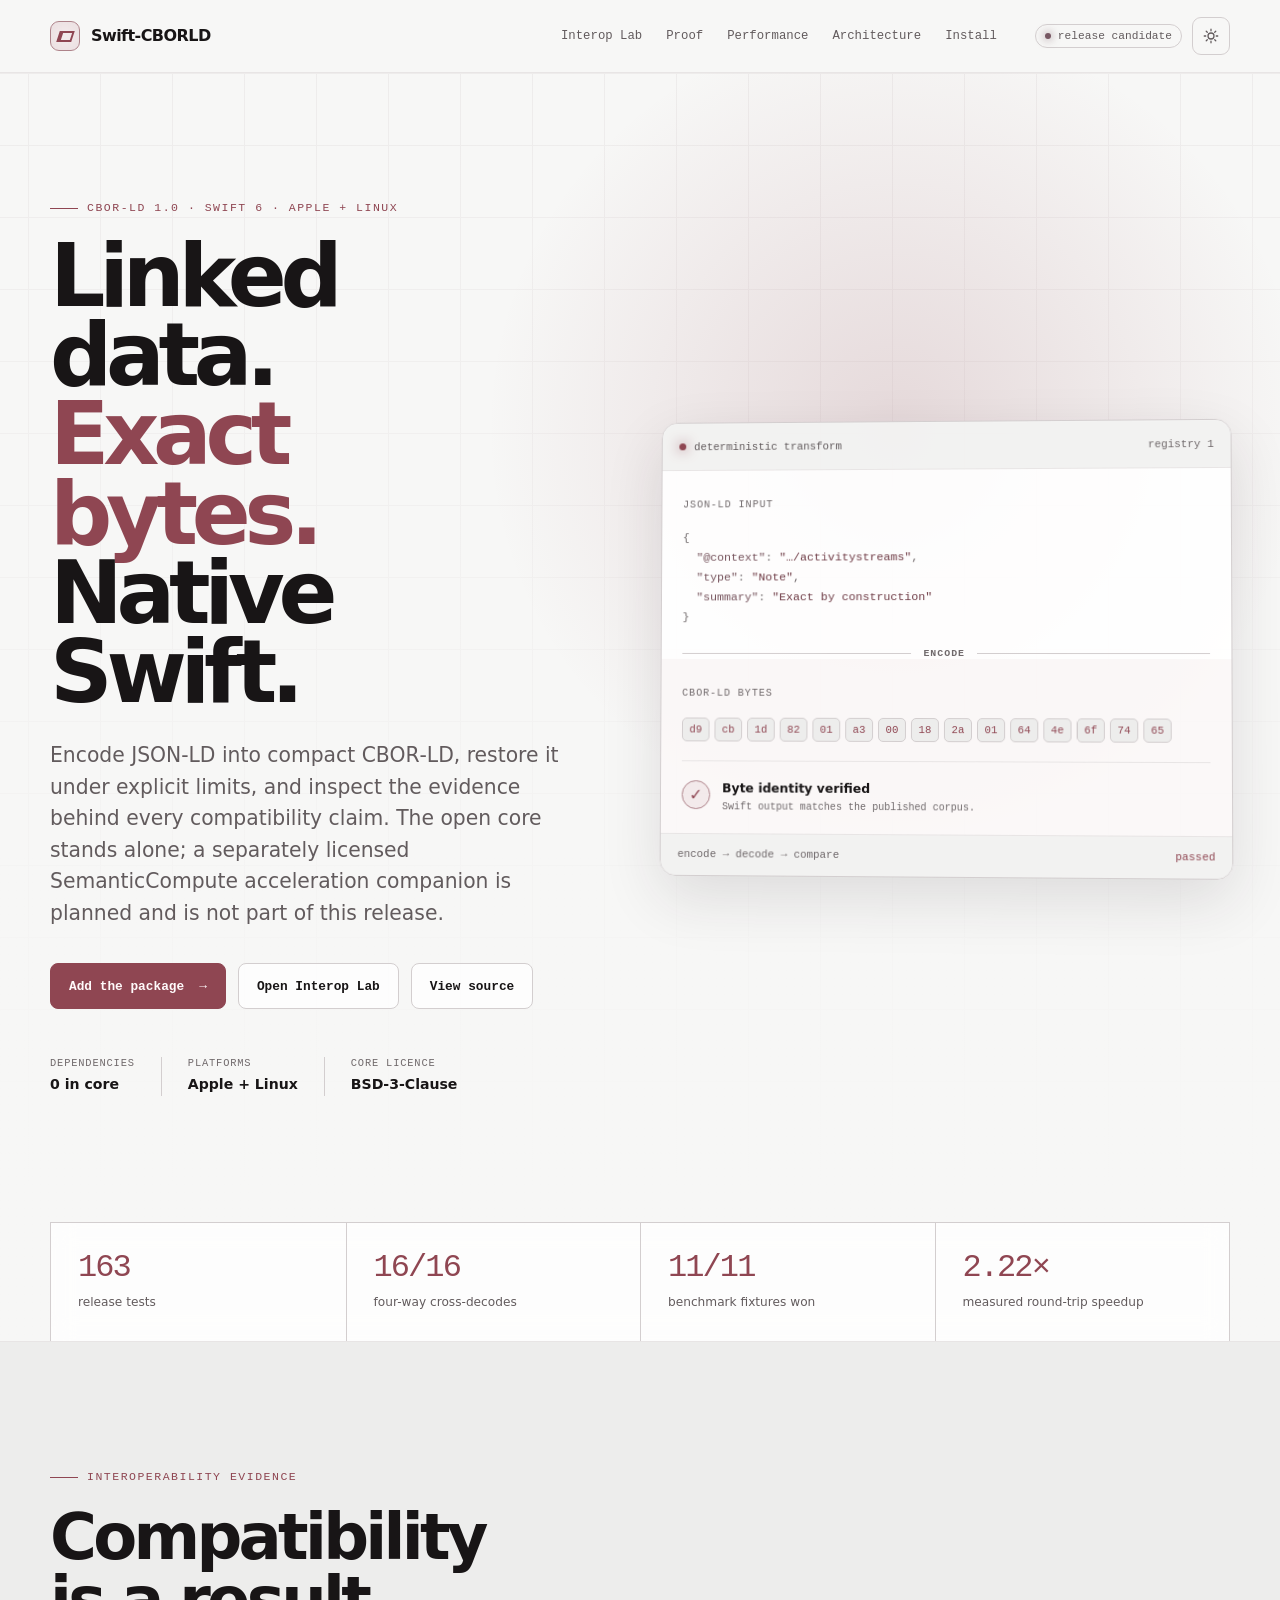
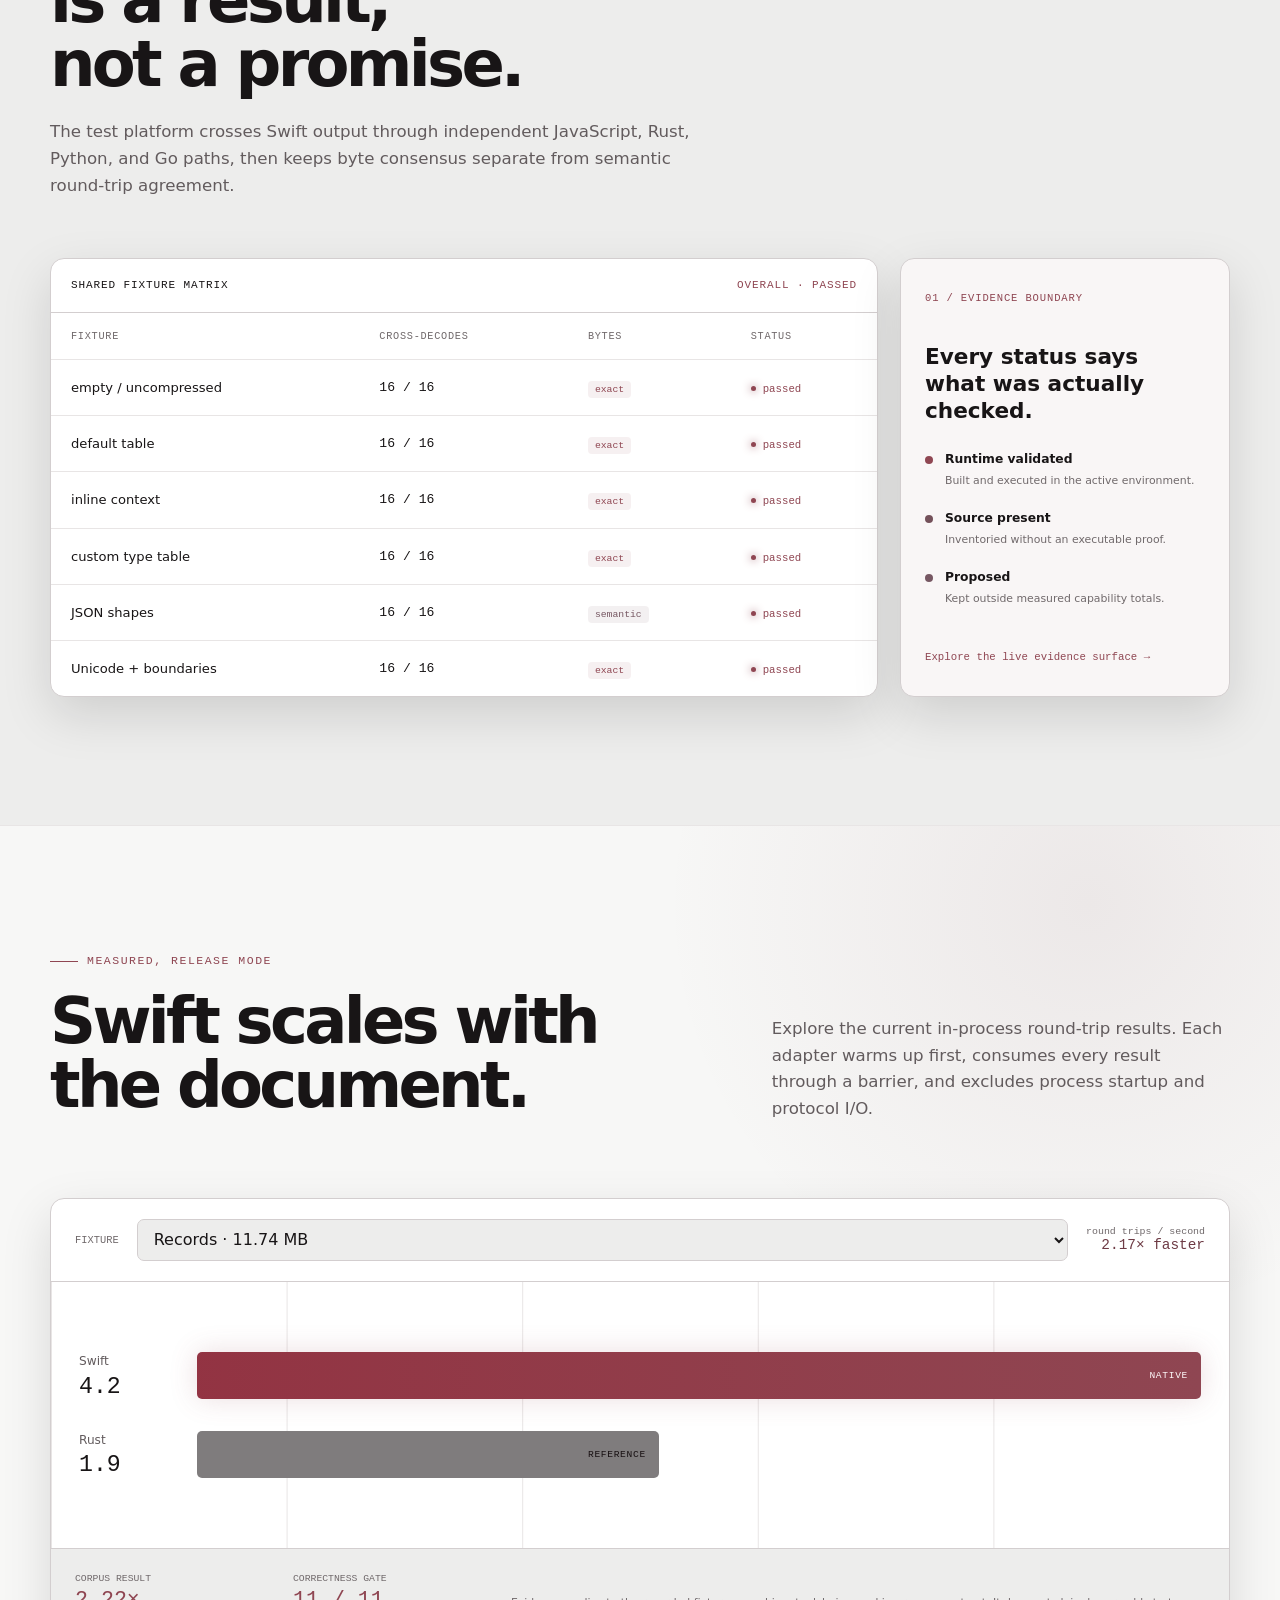
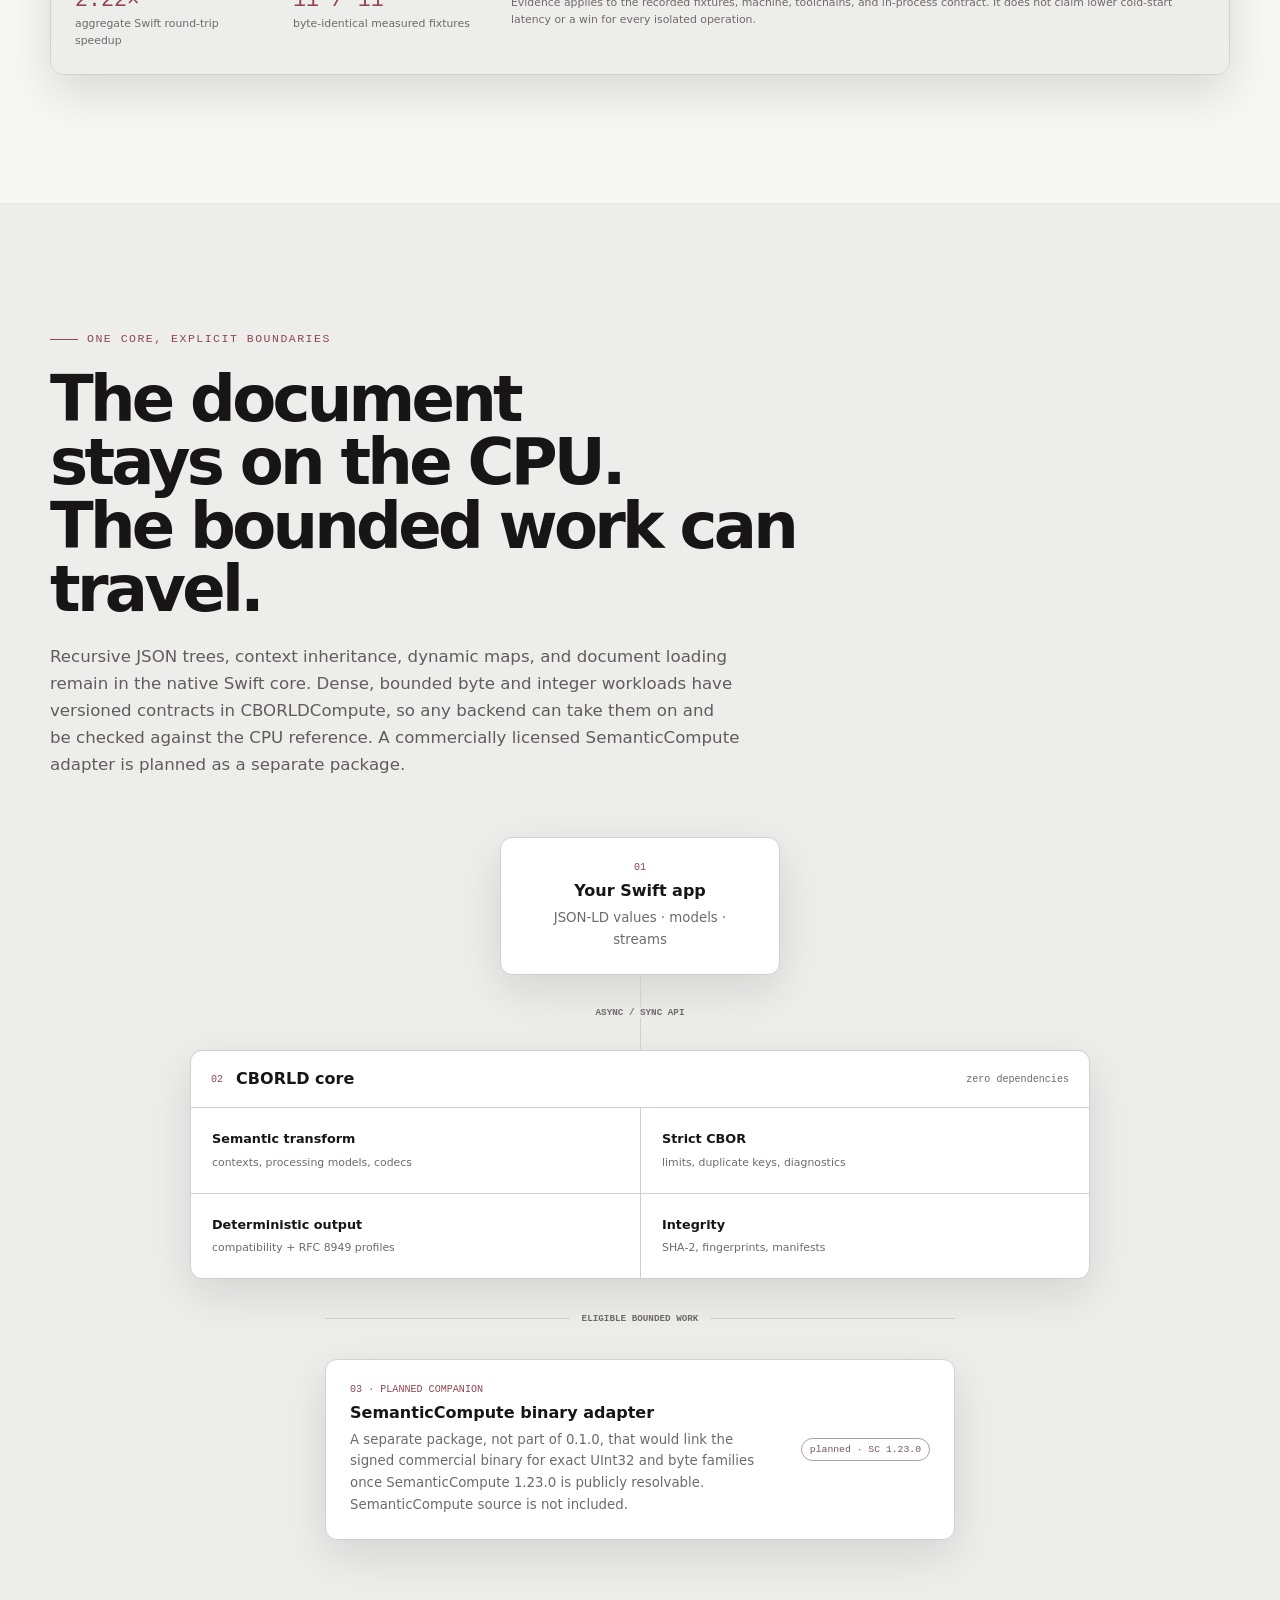
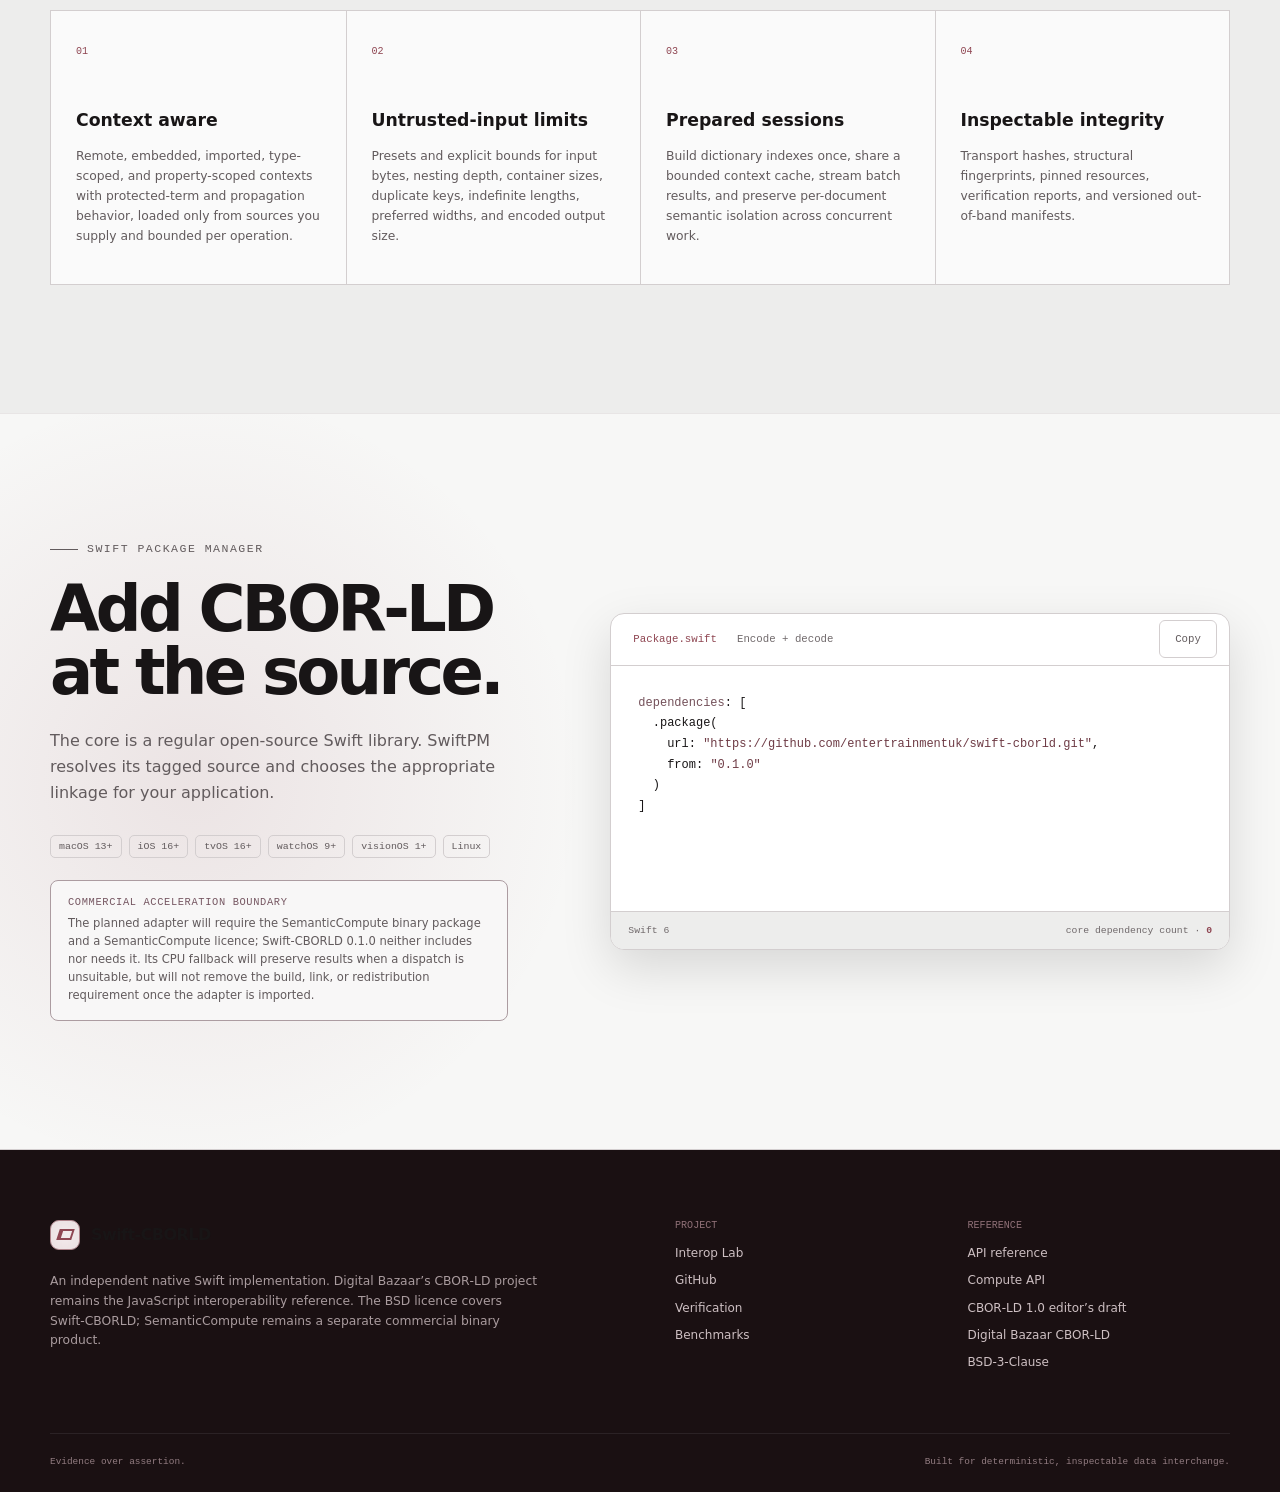
<file: docs/index.html>
<!doctype html>
<html lang="en" data-theme="dark">
<head>
  <meta charset="utf-8">
  <meta name="viewport" content="width=device-width, initial-scale=1, viewport-fit=cover">
  <title>Swift-CBORLD — deterministic CBOR-LD for Swift</title>
  <meta name="description" content="A native Swift CBOR-LD implementation with deterministic encoding, registry processing models, strict and streaming decoding, cross-language verification, and verifiable compute-family contracts.">
  <meta name="color-scheme" content="dark light">
  <meta name="theme-color" content="#08080a">
  <link rel="icon" type="image/svg+xml" href="data:image/svg+xml,%3Csvg xmlns='http://www.w3.org/2000/svg' viewBox='0 0 64 64'%3E%3Crect width='64' height='64' rx='15' fill='%2308080a'/%3E%3Cpath d='M18 21h18l10 11-10 11H18l9-11z' fill='none' stroke='%23ff4b5f' stroke-width='5' stroke-linejoin='round'/%3E%3Ccircle cx='34' cy='32' r='3' fill='%23ff9aa8'/%3E%3C/svg%3E">
  <link rel="stylesheet" href="styles.css?v=blush-1">
  <script defer src="site.js?v=red-1"></script>
</head>
<body>
  <a class="skip-link" href="#main">Skip to content</a>

  <header class="topbar">
    <div class="wrap nav-row">
      <a class="brand" href="#top" aria-label="Swift-CBORLD home">
        <span class="brand-mark" aria-hidden="true"><i></i></span>
        <span>Swift‑CBORLD</span>
      </a>
      <nav aria-label="Primary navigation">
        <a href="interop-lab.html">Interop Lab</a>
        <a href="#proof">Proof</a>
        <a href="#performance">Performance</a>
        <a href="#architecture">Architecture</a>
        <a href="#install">Install</a>
      </nav>
      <div class="nav-actions">
        <span class="status-chip"><span aria-hidden="true"></span> release candidate</span>
        <button class="theme-button" type="button" aria-label="Use light theme" title="Change colour theme">
          <svg aria-hidden="true" viewBox="0 0 24 24"><path d="M12 3v2m0 14v2m9-9h-2M5 12H3m15.36-6.36-1.42 1.42M7.06 16.94l-1.42 1.42m12.72 0-1.42-1.42M7.06 7.06 5.64 5.64M16 12a4 4 0 1 1-8 0 4 4 0 0 1 8 0Z"/></svg>
        </button>
      </div>
    </div>
  </header>

  <main id="main">
    <section class="hero" id="top">
      <div class="wrap hero-grid">
        <div class="hero-copy">
          <p class="eyebrow">CBOR‑LD 1.0 · Swift 6 · Apple + Linux</p>
          <h1>Linked data.<br><em>Exact bytes.</em><br>Native Swift.</h1>
          <p class="hero-lead">Encode JSON‑LD into compact CBOR‑LD, restore it under explicit limits, and inspect the evidence behind every compatibility claim. The open core stands alone; a separately licensed SemanticCompute acceleration companion is planned and is not part of this release.</p>
          <div class="hero-actions">
            <a class="button primary" href="#install">Add the package <span aria-hidden="true">→</span></a>
            <a class="button secondary" href="interop-lab.html">Open Interop Lab</a>
            <a class="button secondary" href="https://github.com/entertrainmentuk/swift-cborld">View source</a>
          </div>
          <dl class="hero-facts">
            <div><dt>Dependencies</dt><dd>0 in core</dd></div>
            <div><dt>Platforms</dt><dd>Apple + Linux</dd></div>
            <div><dt>Core licence</dt><dd>BSD‑3‑Clause</dd></div>
          </dl>
        </div>

        <div class="codec-console" aria-label="CBOR-LD transformation example">
          <div class="console-head">
            <span class="console-title"><b></b> deterministic transform</span>
            <span class="mono dim">registry 1</span>
          </div>
          <div class="console-flow">
            <div class="console-pane">
              <span class="pane-label">JSON‑LD input</span>
              <pre><code><span class="punct">{</span>
  <span class="key">"@context"</span><span class="punct">:</span> <span class="string">"…/activitystreams"</span><span class="punct">,</span>
  <span class="key">"type"</span><span class="punct">:</span> <span class="string">"Note"</span><span class="punct">,</span>
  <span class="key">"summary"</span><span class="punct">:</span> <span class="string">"Exact by construction"</span>
<span class="punct">}</span></code></pre>
            </div>
            <div class="transform-line" aria-hidden="true"><span></span><b>encode</b><span></span></div>
            <div class="console-pane bytes-pane">
              <span class="pane-label">CBOR‑LD bytes</span>
              <div class="byte-row" aria-label="Example hexadecimal bytes">
                <span>d9</span><span>cb</span><span>1d</span><span>82</span><span>01</span><span>a3</span><span>00</span><span>18</span><span>2a</span><span>01</span><span>64</span><span>4e</span><span>6f</span><span>74</span><span>65</span>
              </div>
              <div class="proof-line"><span class="proof-mark" aria-hidden="true">✓</span><div><strong>Byte identity verified</strong><small>Swift output matches the published corpus.</small></div></div>
            </div>
          </div>
          <div class="console-foot">
            <span>encode → decode → compare</span>
            <span class="mono signal">passed</span>
          </div>
        </div>
      </div>
      <div class="wrap metric-strip" aria-label="Current validation summary">
        <div><strong>163</strong><span>release tests</span></div>
        <div><strong>16/16</strong><span>four-way cross-decodes</span></div>
        <div><strong>11/11</strong><span>benchmark fixtures won</span></div>
        <div><strong>2.22×</strong><span>measured round-trip speedup</span></div>
      </div>
    </section>

    <section class="proof-section" id="proof">
      <div class="wrap">
        <div class="section-intro">
          <p class="eyebrow">Interoperability evidence</p>
          <h2>Compatibility is a result,<br>not a promise.</h2>
          <p>The test platform crosses Swift output through independent JavaScript, Rust, Python, and Go paths, then keeps byte consensus separate from semantic round‑trip agreement.</p>
        </div>

        <div class="evidence-layout">
          <div class="matrix-card">
            <div class="card-head"><span>shared fixture matrix</span><span class="badge-pass">overall · passed</span></div>
            <div class="matrix-scroll">
              <table>
                <thead><tr><th>Fixture</th><th>Cross-decodes</th><th>Bytes</th><th>Status</th></tr></thead>
                <tbody>
                  <tr><td>empty / uncompressed</td><td class="mono">16 / 16</td><td><span class="yes">exact</span></td><td><span class="lamp">passed</span></td></tr>
                  <tr><td>default table</td><td class="mono">16 / 16</td><td><span class="yes">exact</span></td><td><span class="lamp">passed</span></td></tr>
                  <tr><td>inline context</td><td class="mono">16 / 16</td><td><span class="yes">exact</span></td><td><span class="lamp">passed</span></td></tr>
                  <tr><td>custom type table</td><td class="mono">16 / 16</td><td><span class="yes">exact</span></td><td><span class="lamp">passed</span></td></tr>
                  <tr><td>JSON shapes</td><td class="mono">16 / 16</td><td><span class="semantic">semantic</span></td><td><span class="lamp">passed</span></td></tr>
                  <tr><td>Unicode + boundaries</td><td class="mono">16 / 16</td><td><span class="yes">exact</span></td><td><span class="lamp">passed</span></td></tr>
                </tbody>
              </table>
            </div>
          </div>

          <aside class="evidence-note">
            <span class="note-index mono">01 / evidence boundary</span>
            <h3>Every status says what was actually checked.</h3>
            <ul>
              <li><span class="legend runtime"></span><div><b>Runtime validated</b><small>Built and executed in the active environment.</small></div></li>
              <li><span class="legend source"></span><div><b>Source present</b><small>Inventoried without an executable proof.</small></div></li>
              <li><span class="legend pending"></span><div><b>Proposed</b><small>Kept outside measured capability totals.</small></div></li>
            </ul>
            <a href="interop-lab.html">Explore the live evidence surface <span aria-hidden="true">→</span></a>
          </aside>
        </div>
      </div>
    </section>

    <section class="performance-section" id="performance">
      <div class="wrap">
        <div class="section-intro split">
          <div>
            <p class="eyebrow">Measured, release mode</p>
            <h2>Swift scales with the document.</h2>
          </div>
          <p>Explore the current in-process round-trip results. Each adapter warms up first, consumes every result through a barrier, and excludes process startup and protocol I/O.</p>
        </div>

        <div class="benchmark-panel">
          <div class="benchmark-controls">
            <label for="fixture-select">Fixture</label>
            <select id="fixture-select">
              <option value="small">JSON shapes · 67 B</option>
              <option value="unicode">Unicode + boundaries · 53 B</option>
              <option value="688">Records · 45.6 KB</option>
              <option value="2720">Records · 183.7 KB</option>
              <option value="10800">Records · 734.0 KB</option>
              <option value="42200">Records · 2.90 MB</option>
              <option value="166400" selected>Records · 11.74 MB</option>
            </select>
            <div class="fixture-meta"><span>round trips / second</span><strong id="speedup">2.17× faster</strong></div>
          </div>

          <div class="bar-chart" aria-live="polite">
            <div class="bar-row">
              <div class="bar-label"><span>Swift</span><strong id="swift-rate">4.2</strong></div>
              <div class="bar-track"><div class="bar swift-bar" id="swift-bar" style="--bar:100%"><span>native</span></div></div>
            </div>
            <div class="bar-row">
              <div class="bar-label"><span>Rust</span><strong id="rust-rate">1.9</strong></div>
              <div class="bar-track"><div class="bar rust-bar" id="rust-bar" style="--bar:46%"><span>reference</span></div></div>
            </div>
          </div>

          <div class="benchmark-footer">
            <div><span>Corpus result</span><strong>2.22×</strong><small>aggregate Swift round-trip speedup</small></div>
            <div><span>Correctness gate</span><strong>11 / 11</strong><small>byte-identical measured fixtures</small></div>
            <p>Evidence applies to the recorded fixtures, machine, toolchains, and in-process contract. It does not claim lower cold-start latency or a win for every isolated operation.</p>
          </div>
        </div>
      </div>
    </section>

    <section class="architecture-section" id="architecture">
      <div class="wrap">
        <div class="section-intro">
          <p class="eyebrow">One core, explicit boundaries</p>
          <h2>The document stays on the CPU.<br>The bounded work can travel.</h2>
          <p>Recursive JSON trees, context inheritance, dynamic maps, and document loading remain in the native Swift core. Dense, bounded byte and integer workloads have versioned contracts in CBORLDCompute, so any backend can take them on and be checked against the CPU reference. A commercially licensed SemanticCompute adapter is planned as a separate package.</p>
        </div>

        <div class="architecture-map" aria-label="Swift-CBORLD architecture">
          <div class="arch-node app-node"><span>01</span><strong>Your Swift app</strong><small>JSON‑LD values · models · streams</small></div>
          <div class="arch-connector"><i></i><b>async / sync API</b><i></i></div>
          <div class="arch-core">
            <div class="core-head"><span>02</span><strong>CBORLD core</strong><em>zero dependencies</em></div>
            <div class="core-grid">
              <div><b>Semantic transform</b><small>contexts, processing models, codecs</small></div>
              <div><b>Strict CBOR</b><small>limits, duplicate keys, diagnostics</small></div>
              <div><b>Deterministic output</b><small>compatibility + RFC 8949 profiles</small></div>
              <div><b>Integrity</b><small>SHA‑2, fingerprints, manifests</small></div>
            </div>
          </div>
          <div class="arch-branch">
            <div class="branch-rule"><span></span><b>eligible bounded work</b><span></span></div>
            <div class="arch-node sc-node">
              <div><span>03 · planned companion</span><strong>SemanticCompute binary adapter</strong><small>A separate package, not part of 0.1.0, that would link the signed commercial binary for exact UInt32 and byte families once SemanticCompute 1.23.0 is publicly resolvable. SemanticCompute source is not included.</small></div>
              <span class="preview-badge">planned · SC 1.23.0</span>
            </div>
          </div>
        </div>

        <div class="capability-grid">
          <article><span class="cap-number">01</span><h3>Context aware</h3><p>Remote, embedded, imported, type-scoped, and property-scoped contexts with protected-term and propagation behavior, loaded only from sources you supply and bounded per operation.</p></article>
          <article><span class="cap-number">02</span><h3>Untrusted-input limits</h3><p>Presets and explicit bounds for input bytes, nesting depth, container sizes, duplicate keys, indefinite lengths, preferred widths, and encoded output size.</p></article>
          <article><span class="cap-number">03</span><h3>Prepared sessions</h3><p>Build dictionary indexes once, share a bounded context cache, stream batch results, and preserve per-document semantic isolation across concurrent work.</p></article>
          <article><span class="cap-number">04</span><h3>Inspectable integrity</h3><p>Transport hashes, structural fingerprints, pinned resources, verification reports, and versioned out-of-band manifests.</p></article>
        </div>
      </div>
    </section>

    <section class="install-section" id="install">
      <div class="wrap install-grid">
        <div class="install-copy">
          <p class="eyebrow">Swift Package Manager</p>
          <h2>Add CBOR‑LD at the source.</h2>
          <p>The core is a regular open-source Swift library. SwiftPM resolves its tagged source and chooses the appropriate linkage for your application.</p>
          <div class="platform-row" aria-label="Supported platforms">
            <span>macOS 13+</span><span>iOS 16+</span><span>tvOS 16+</span><span>watchOS 9+</span><span>visionOS 1+</span><span>Linux</span>
          </div>
          <div class="commercial-note">
            <b>Commercial acceleration boundary</b>
            <p>The planned adapter will require the SemanticCompute binary package and a SemanticCompute licence; Swift‑CBORLD 0.1.0 neither includes nor needs it. Its CPU fallback will preserve results when a dispatch is unsuitable, but will not remove the build, link, or redistribution requirement once the adapter is imported.</p>
          </div>
        </div>

        <div class="code-card">
          <div class="code-tabs" role="tablist" aria-label="Installation examples">
            <button role="tab" aria-selected="true" data-code="package">Package.swift</button>
            <button role="tab" aria-selected="false" data-code="usage">Encode + decode</button>
            <button class="copy-button" type="button" aria-label="Copy code">Copy</button>
          </div>
          <pre id="package-code"><code><span class="keyword">dependencies</span>: [
  .package(
    url: <span class="string">"https://github.com/entertrainmentuk/swift-cborld.git"</span>,
    from: <span class="string">"0.1.0"</span>
  )
]</code></pre>
          <pre id="usage-code" hidden><code><span class="keyword">import</span> CBORLD

<span class="keyword">let</span> bytes = <span class="keyword">try await</span> CBORLDEncoder().encode(document)
<span class="keyword">let</span> restored = <span class="keyword">try await</span> CBORLDDecoder().decode(bytes)

<span class="keyword">precondition</span>(restored == document)</code></pre>
          <div class="code-foot"><span>Swift 6</span><span>core dependency count · <b>0</b></span></div>
        </div>
      </div>
    </section>
  </main>

  <footer>
    <div class="wrap footer-grid">
      <div>
        <a class="brand footer-brand" href="#top"><span class="brand-mark" aria-hidden="true"><i></i></span><span>Swift‑CBORLD</span></a>
        <p>An independent native Swift implementation. Digital Bazaar’s CBOR‑LD project remains the JavaScript interoperability reference. The BSD licence covers Swift‑CBORLD; SemanticCompute remains a separate commercial binary product.</p>
      </div>
      <div class="footer-links">
        <div><b>Project</b><a href="interop-lab.html">Interop Lab</a><a href="https://github.com/entertrainmentuk/swift-cborld">GitHub</a><a href="#proof">Verification</a><a href="#performance">Benchmarks</a></div>
        <div><b>Reference</b><a href="api/documentation/cborld/">API reference</a><a href="api-compute/documentation/cborldcompute/">Compute API</a><a href="https://w3c.github.io/cbor-ld/">CBOR‑LD 1.0 editor’s draft</a><a href="https://github.com/digitalbazaar/cborld">Digital Bazaar CBOR‑LD</a><a href="https://github.com/entertrainmentuk/swift-cborld/blob/main/LICENSE">BSD‑3‑Clause</a></div>
      </div>
    </div>
    <div class="wrap footer-bottom"><span>Evidence over assertion.</span><span>Built for deterministic, inspectable data interchange.</span></div>
  </footer>
</body>
</html>
</file>
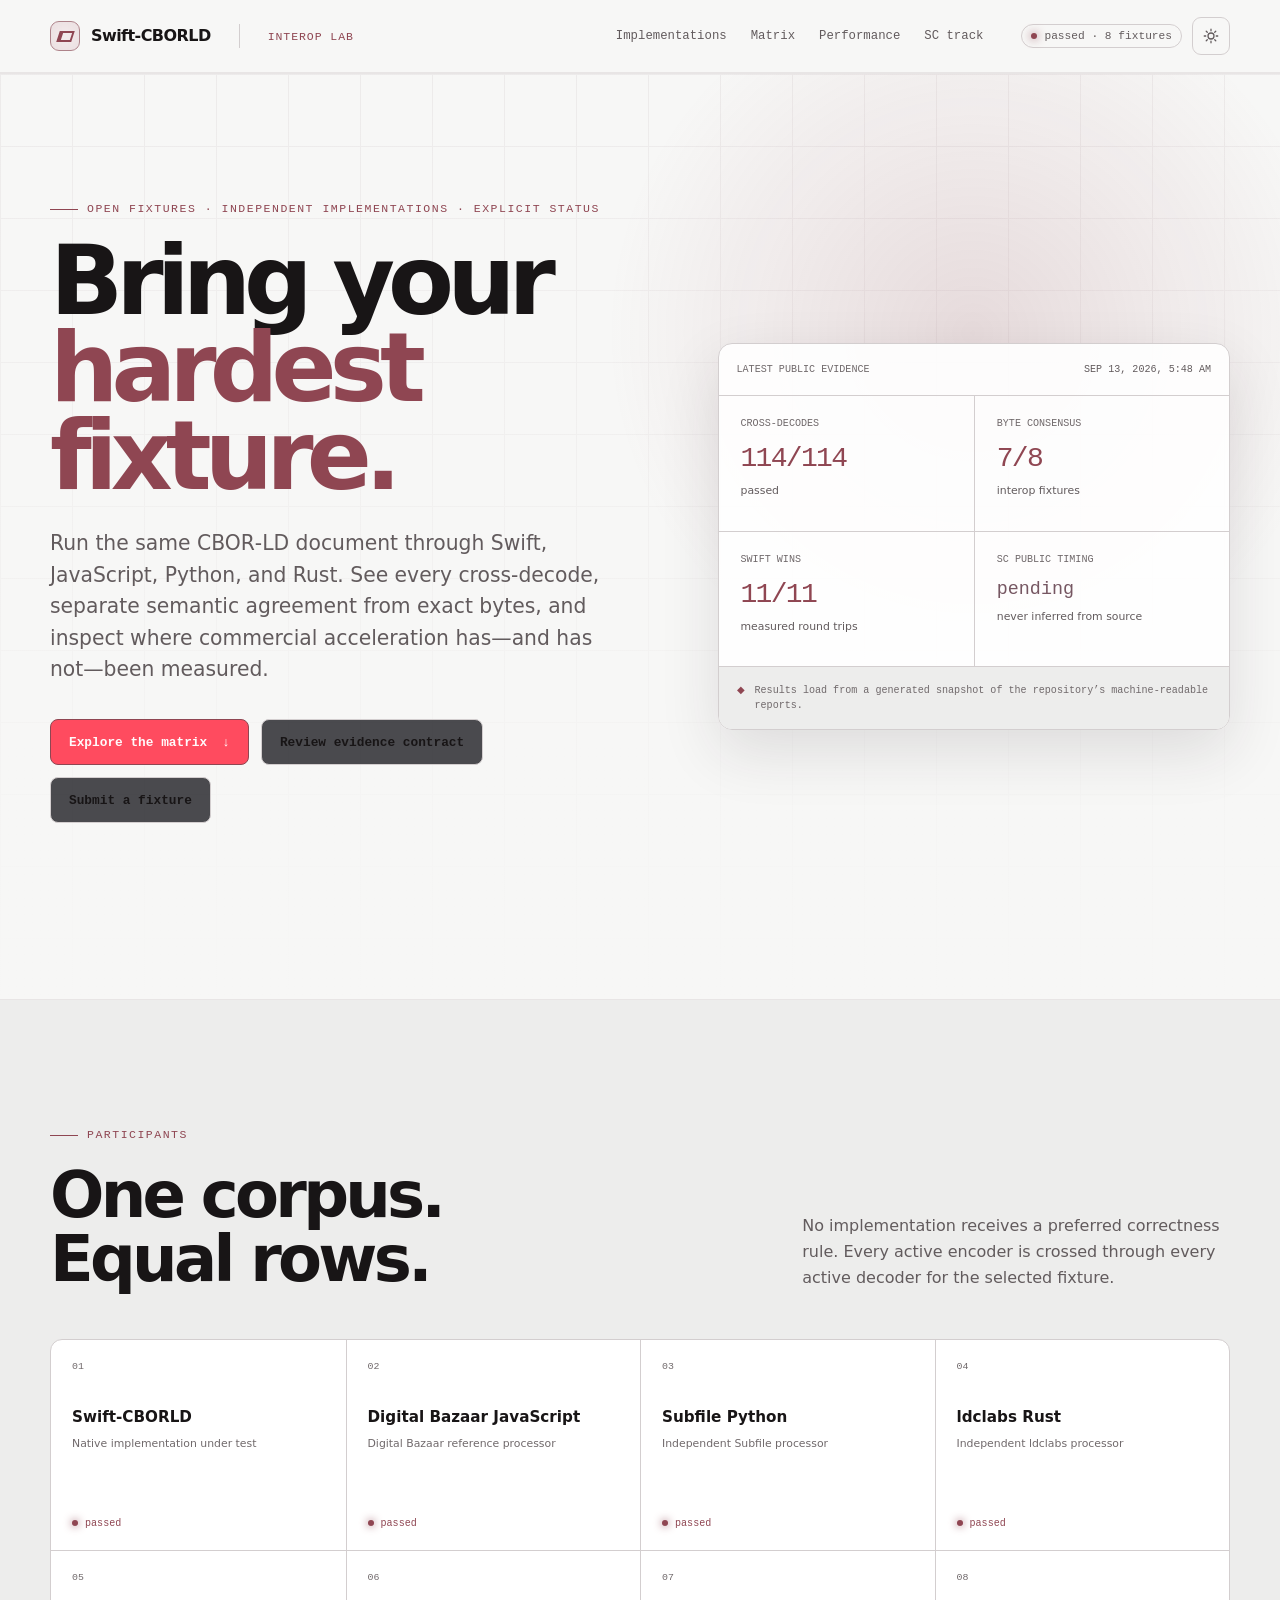
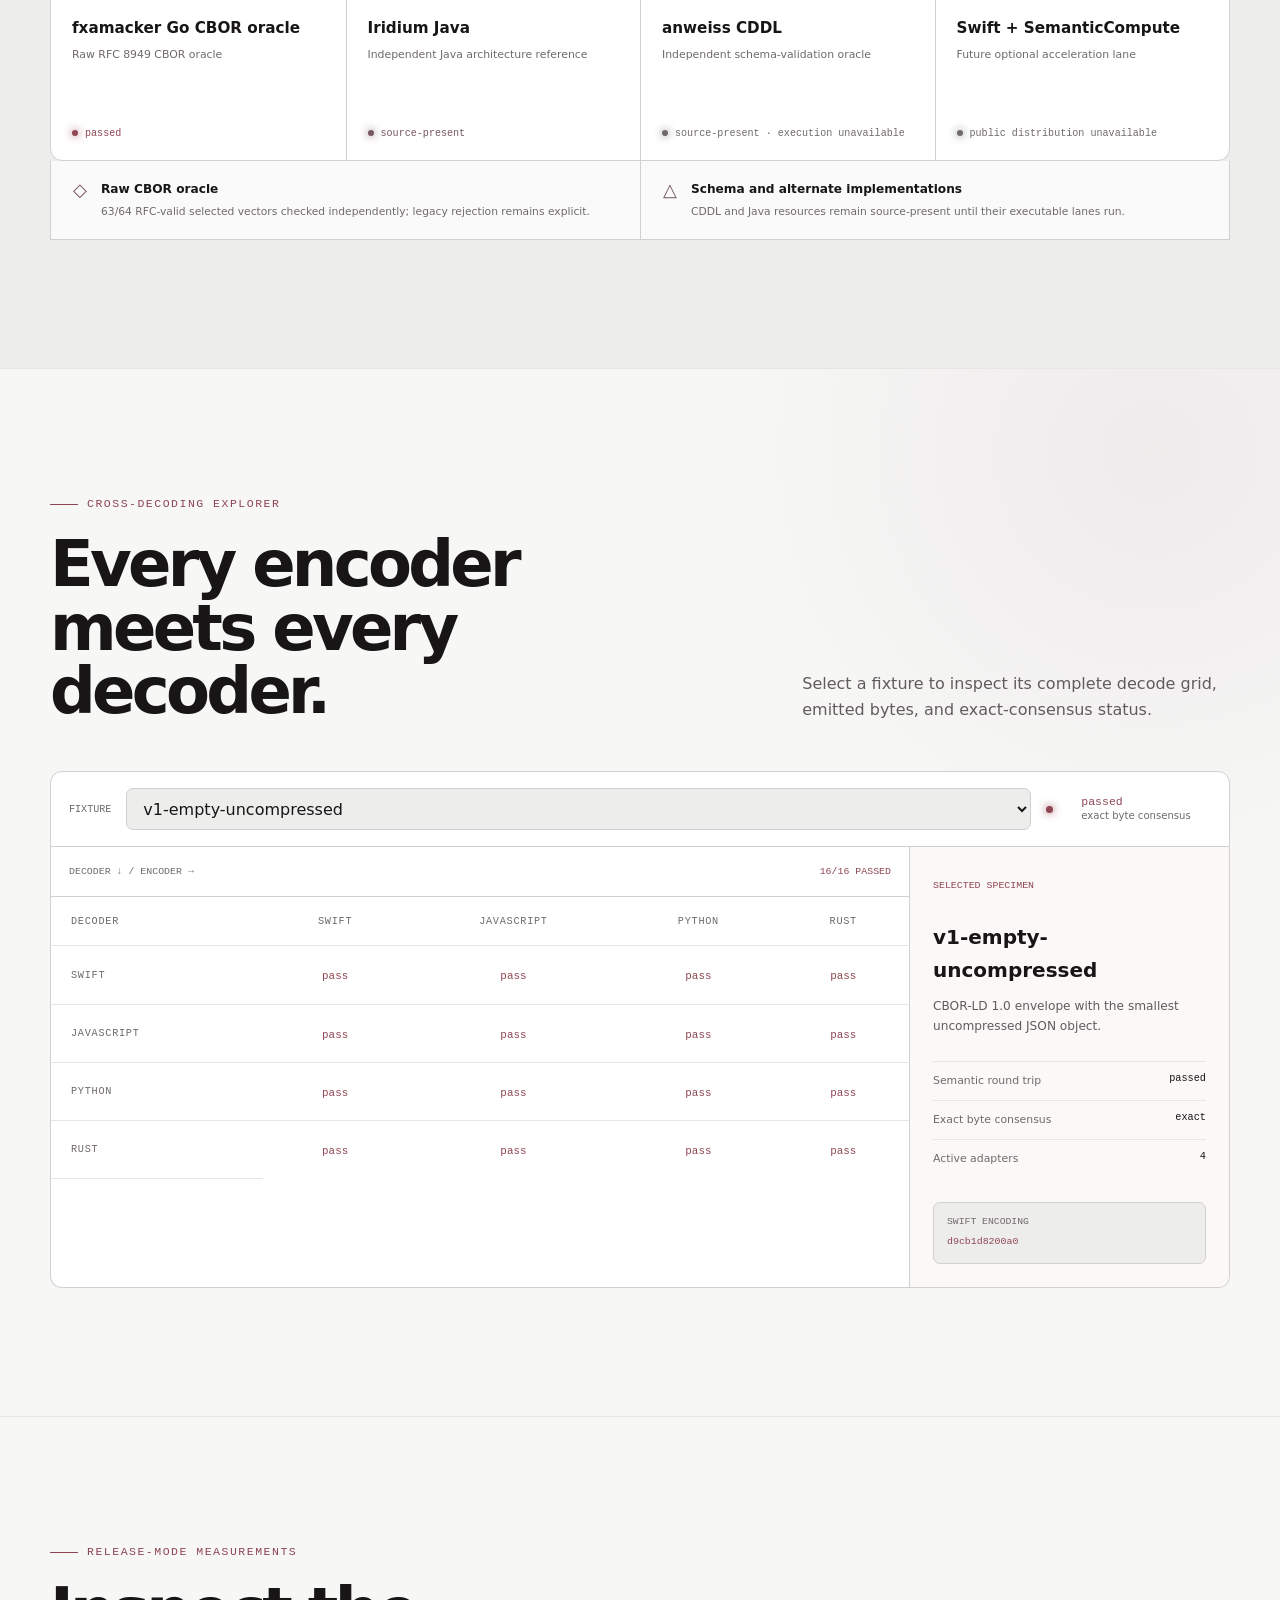
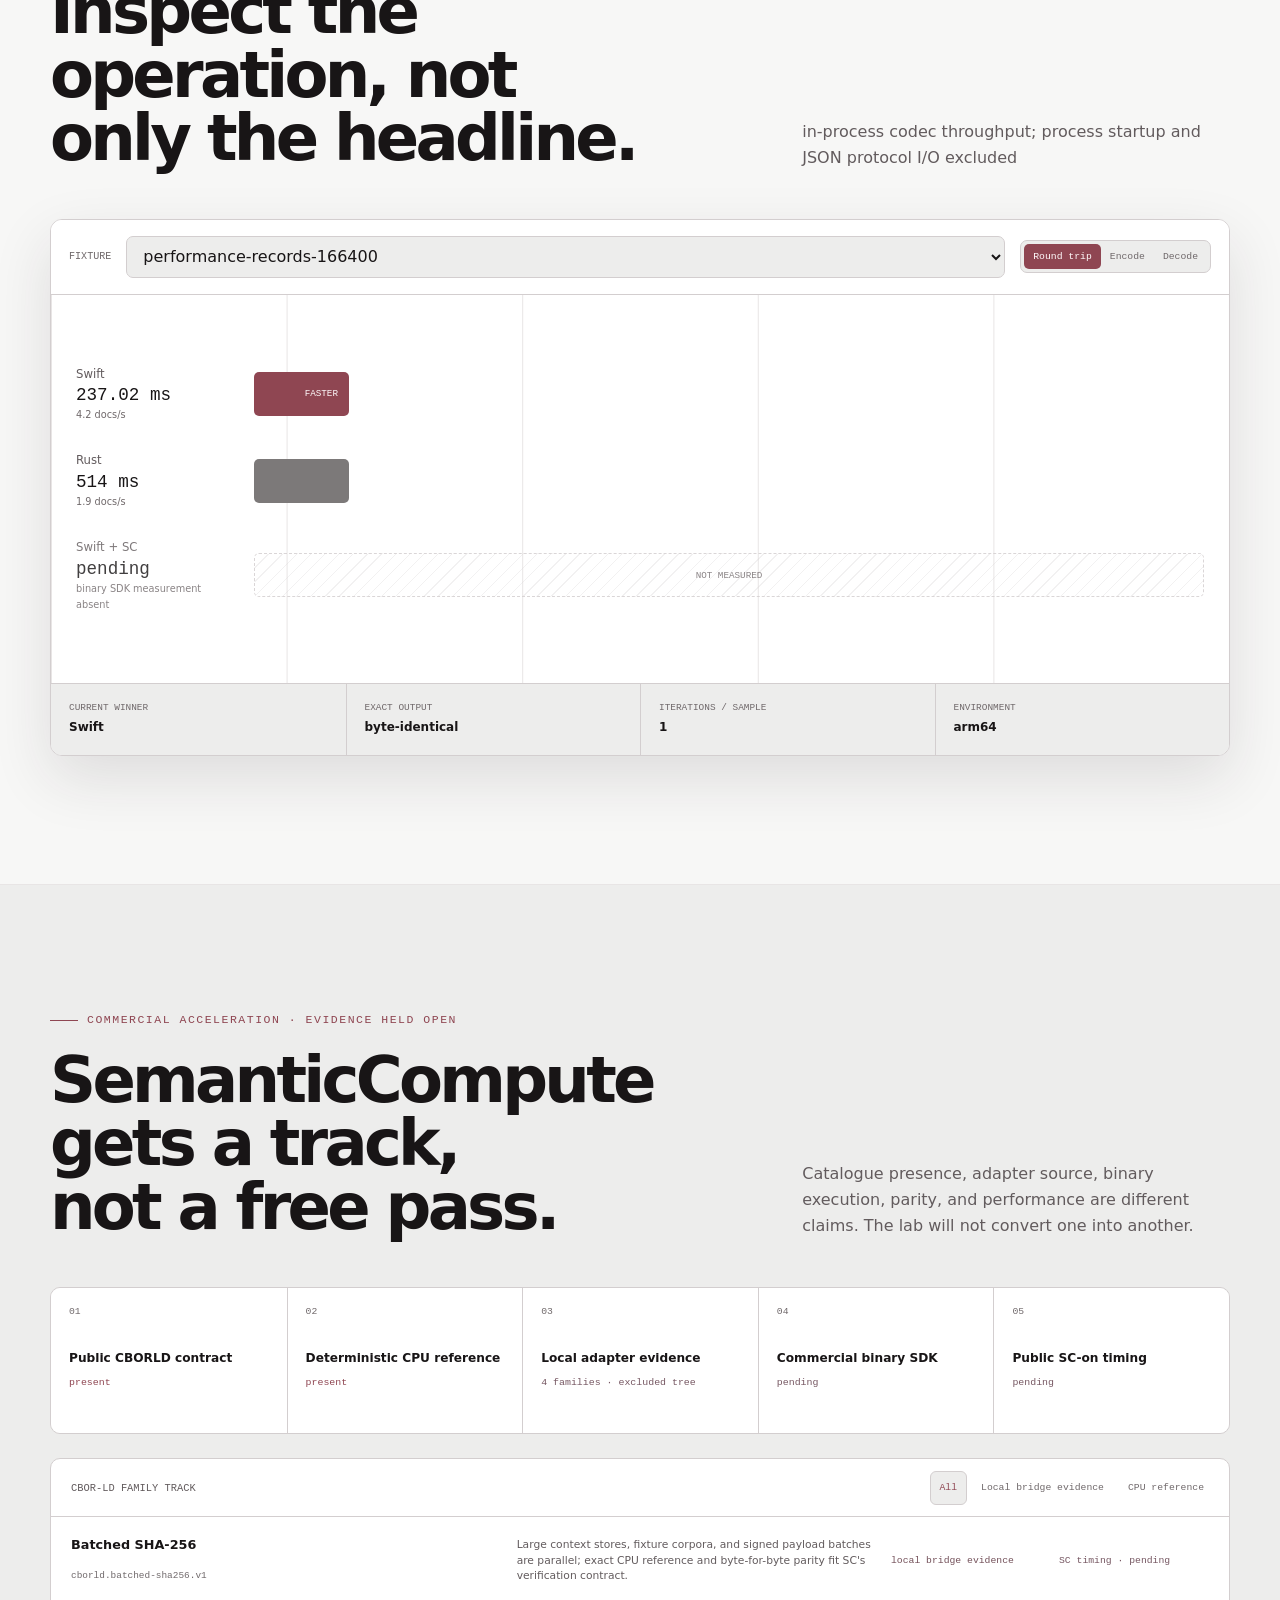
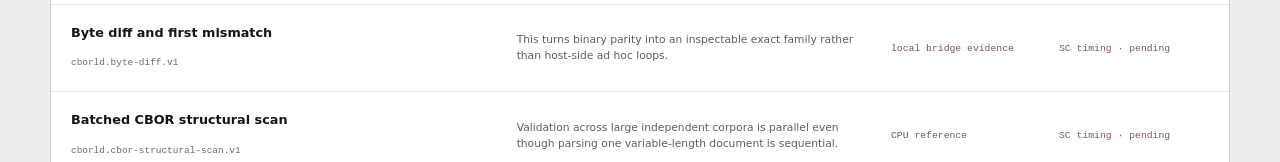
<file: docs/interop/index.html>
<!doctype html>
<html lang="en">
<head>
  <meta charset="utf-8">
  <meta name="viewport" content="width=device-width, initial-scale=1">
  <meta http-equiv="refresh" content="0; url=../interop-lab.html">
  <link rel="canonical" href="../interop-lab.html">
  <title>CBOR-LD Interop Lab · Swift-CBORLD</title>
</head>
<body>
  <p>The Interop Lab has moved to <a href="../interop-lab.html">its new evidence explorer</a>.</p>
</body>
</html>
</file>
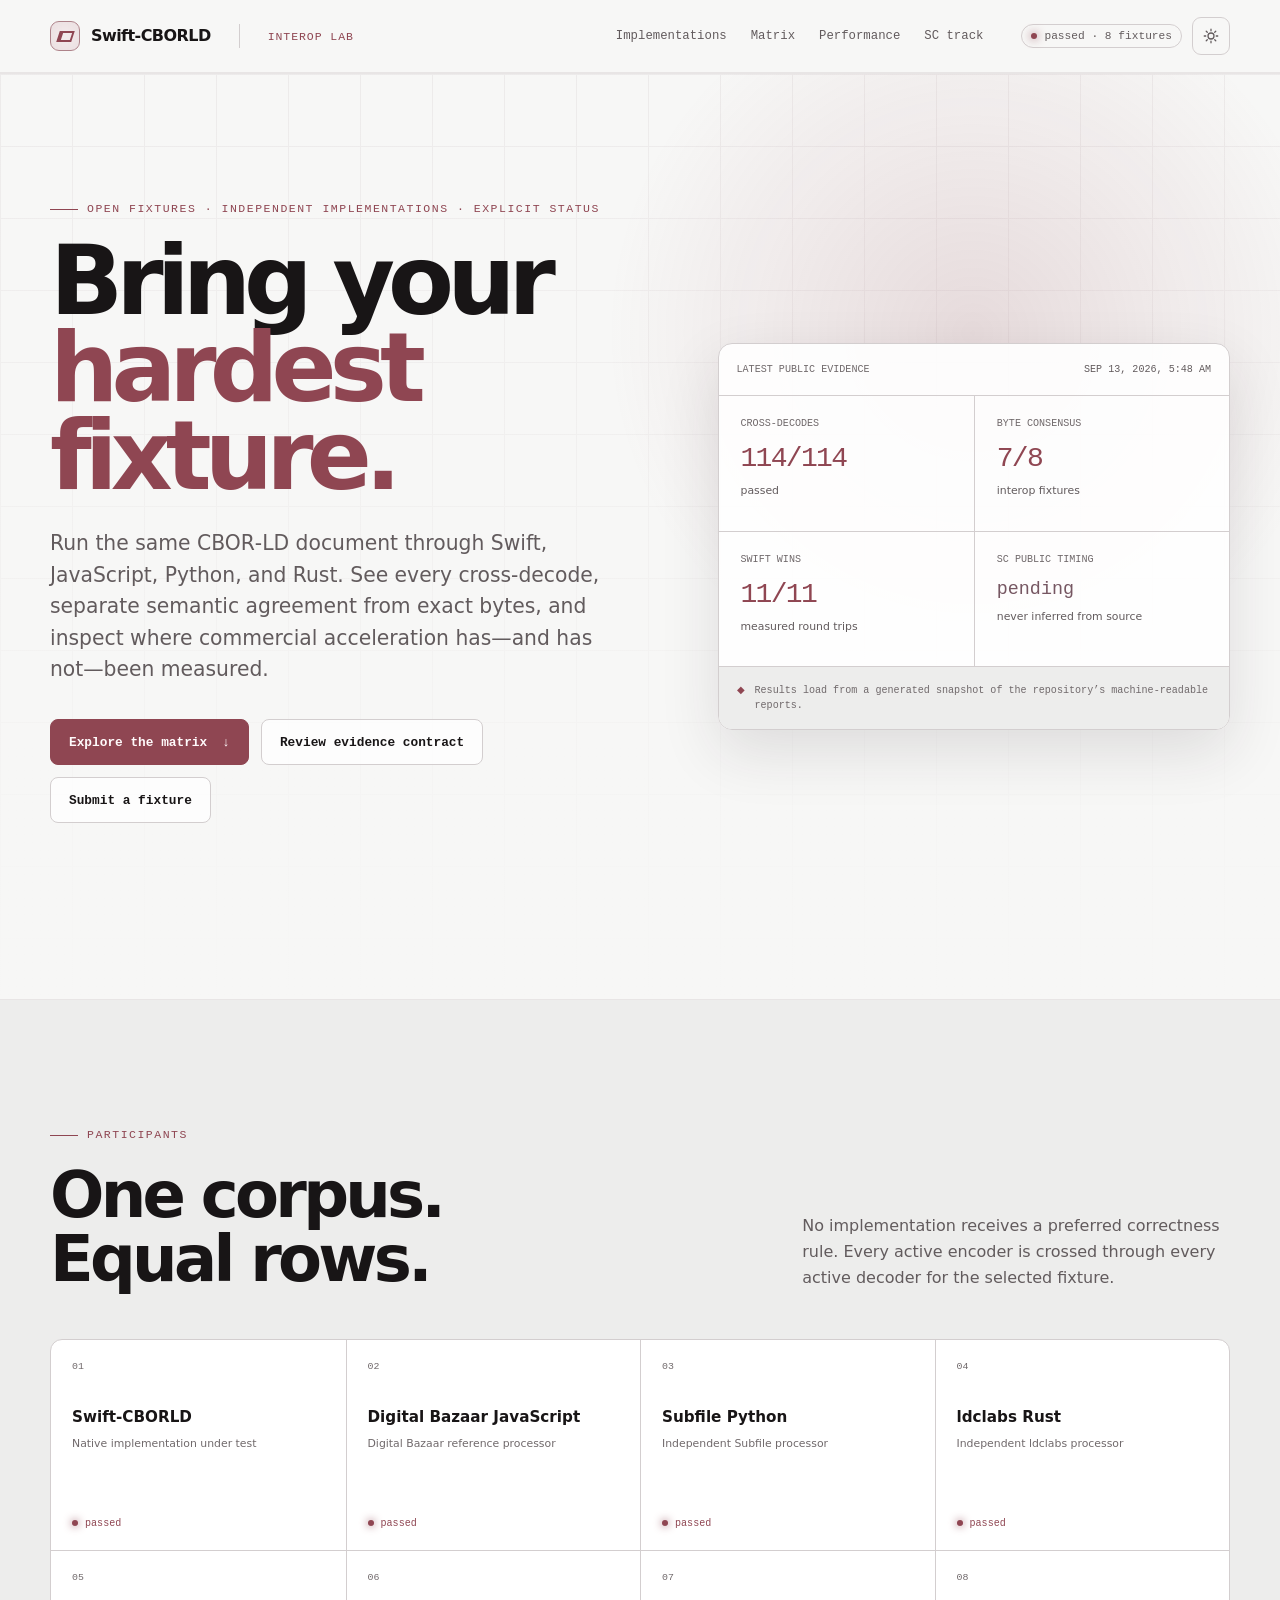
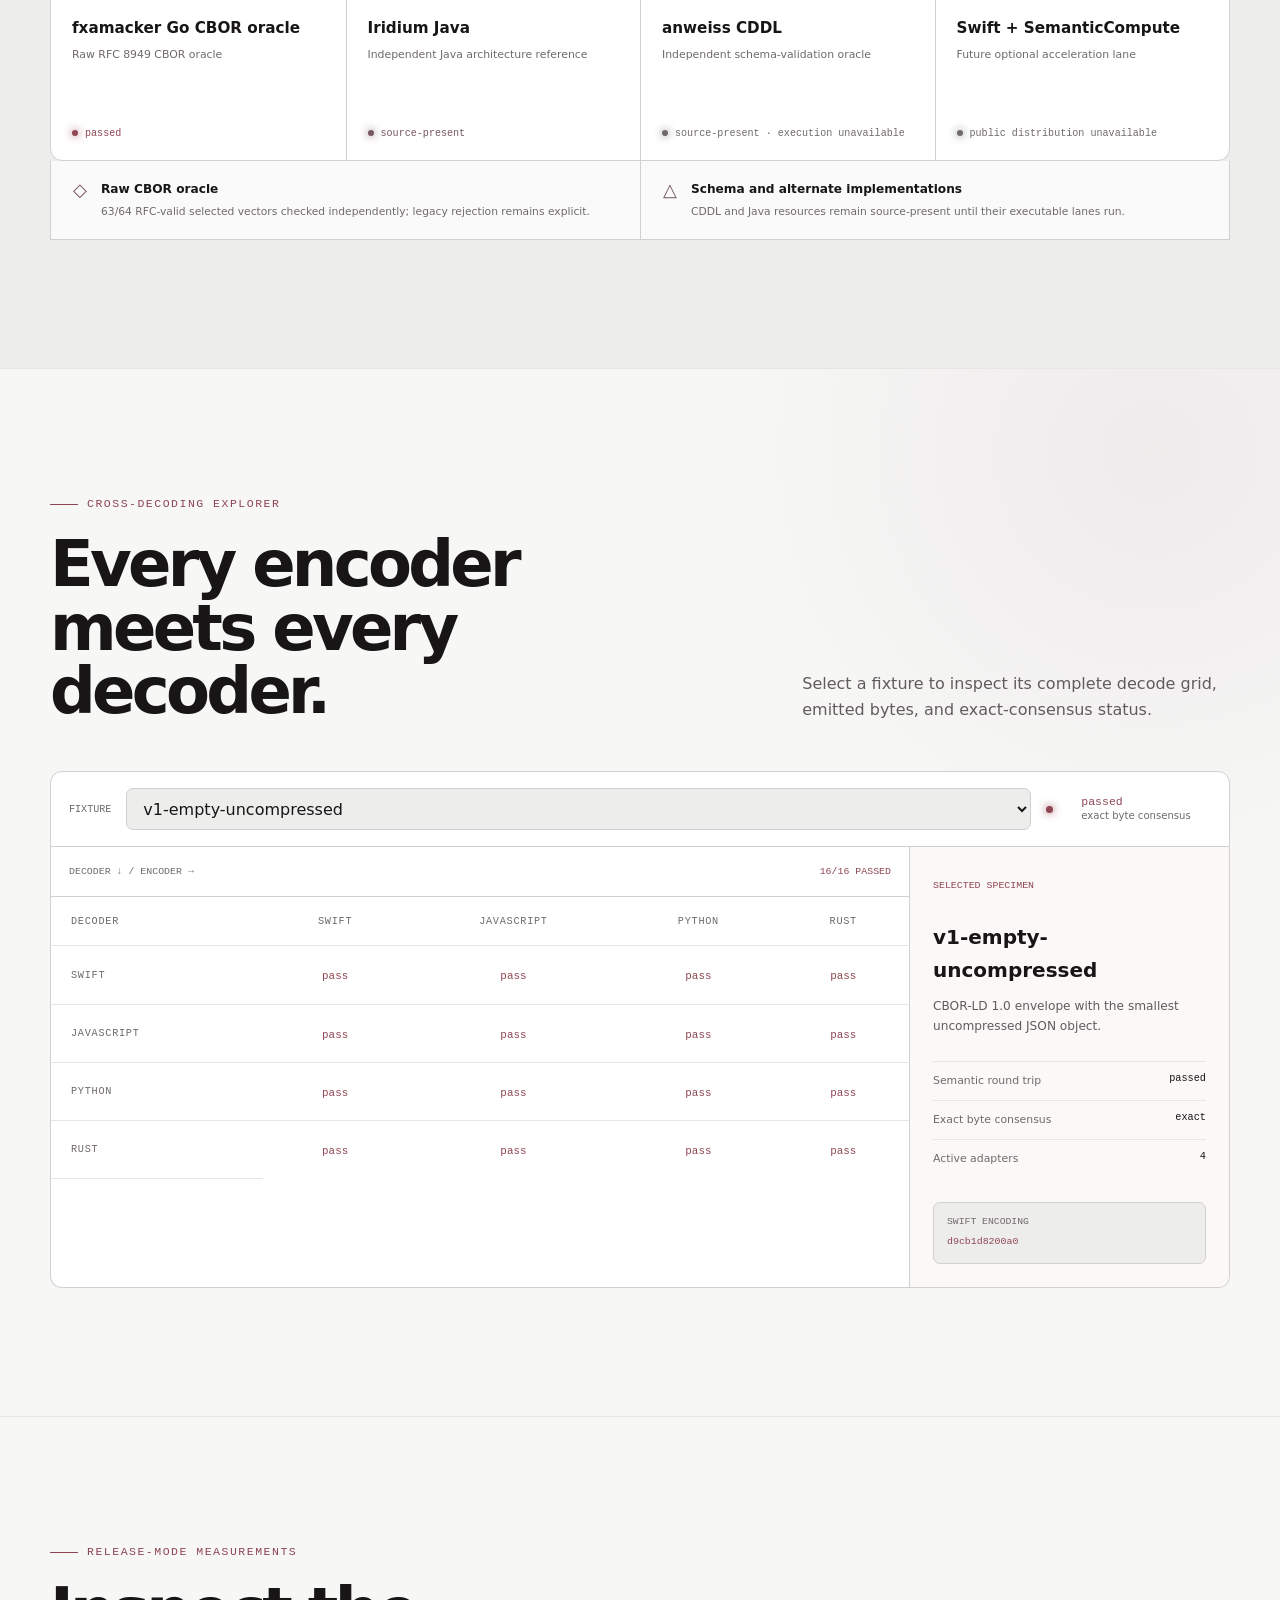
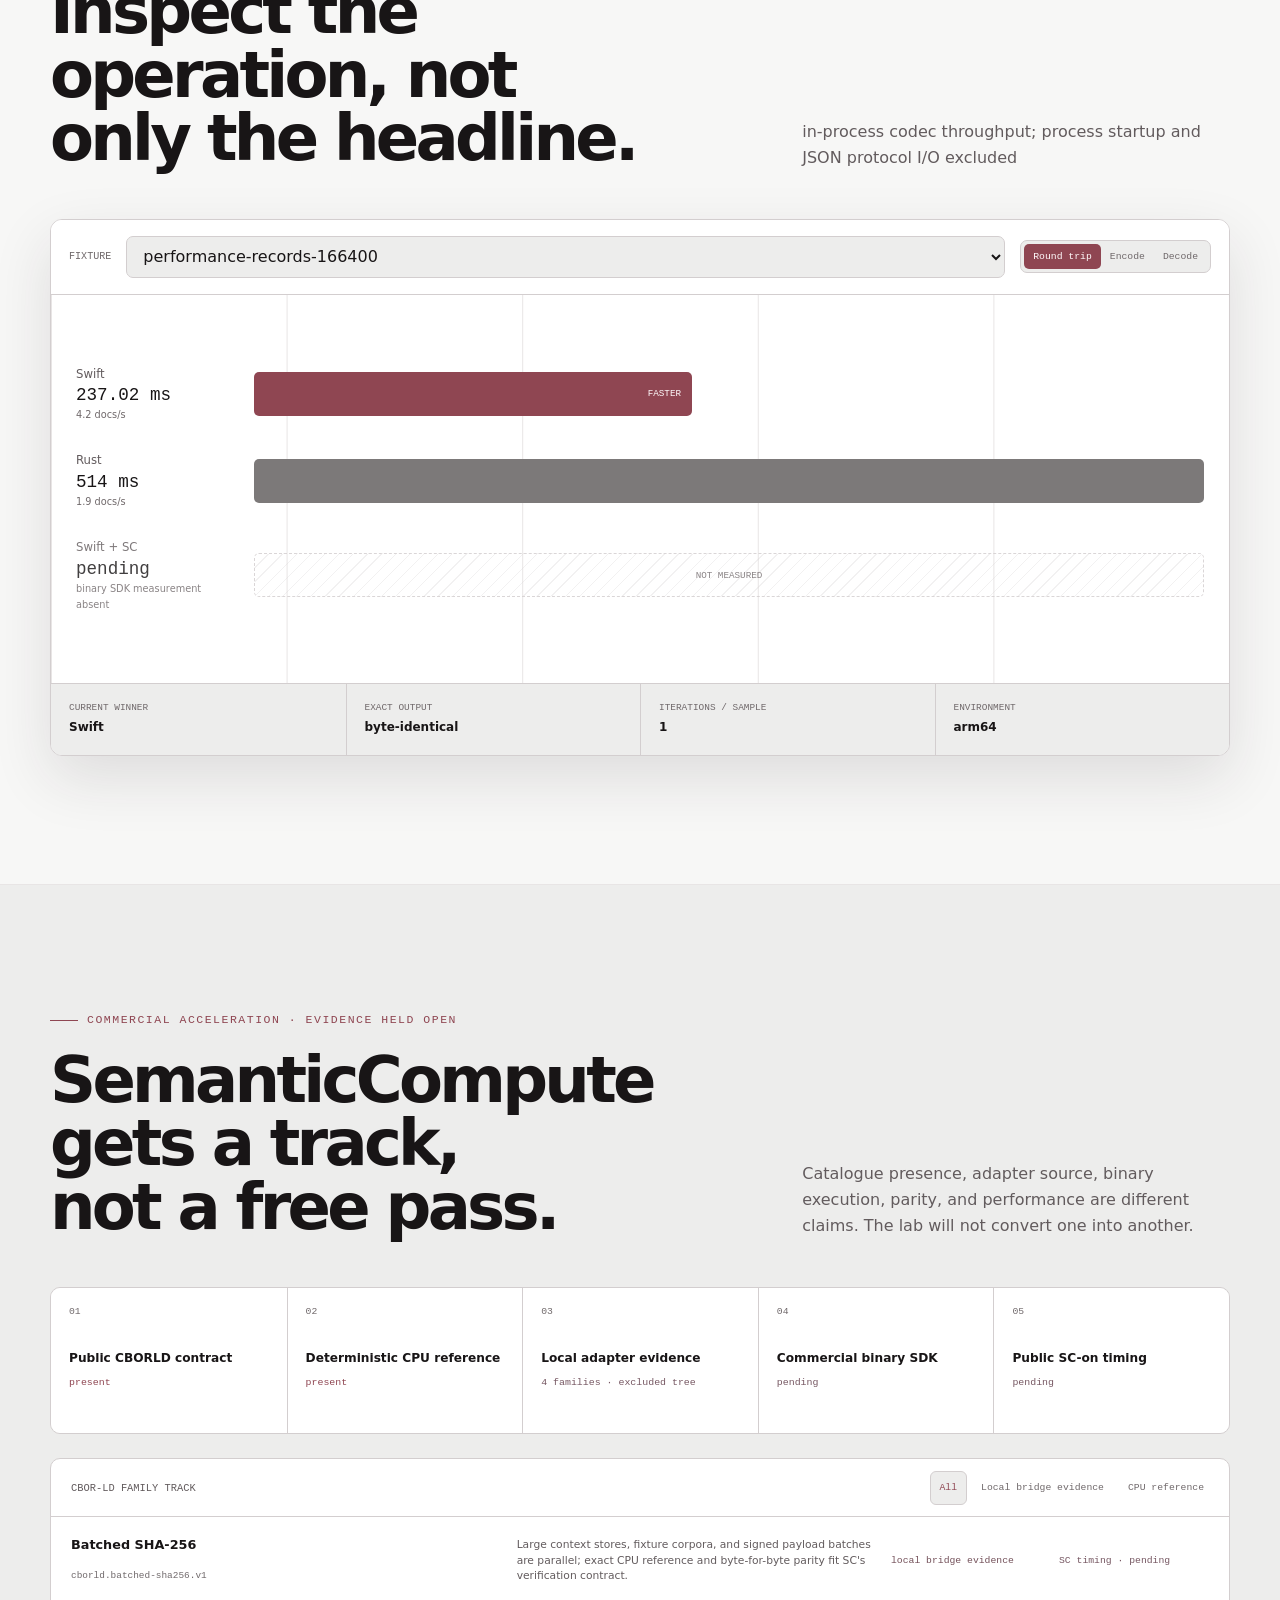
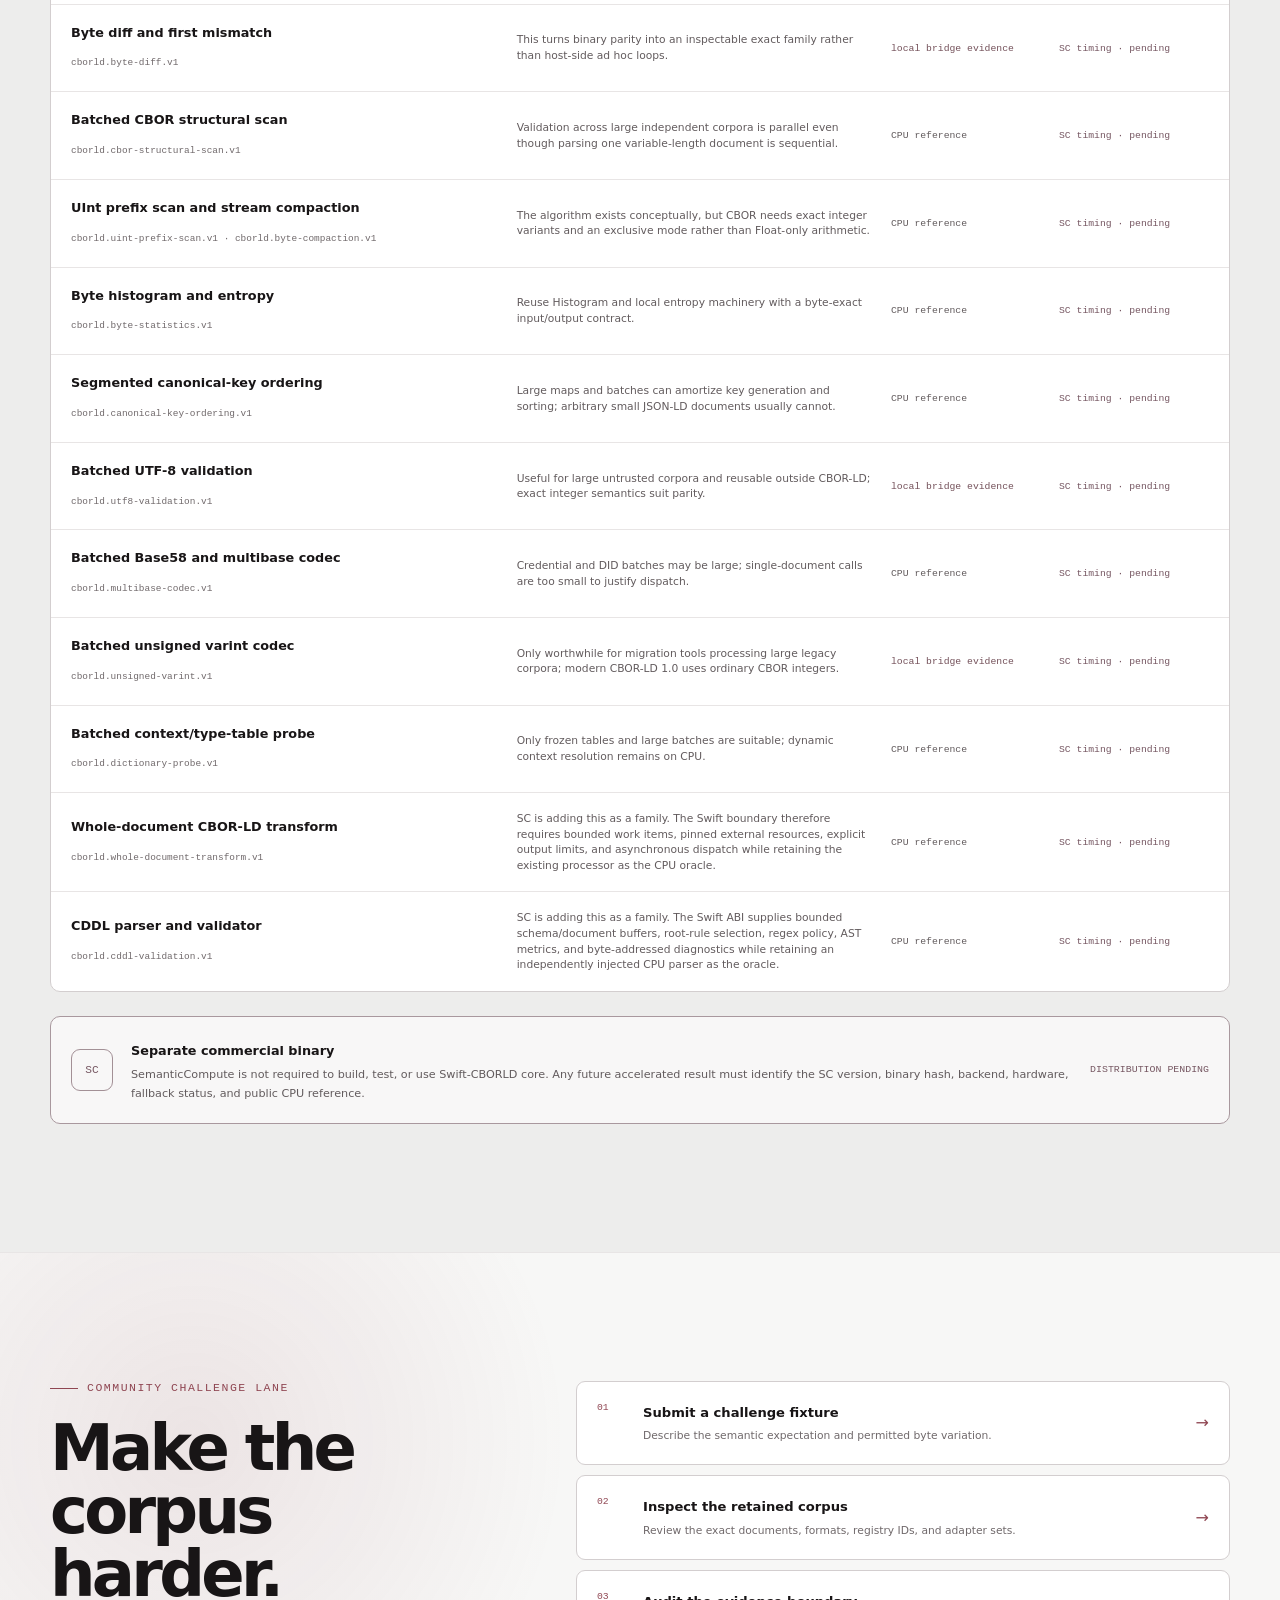
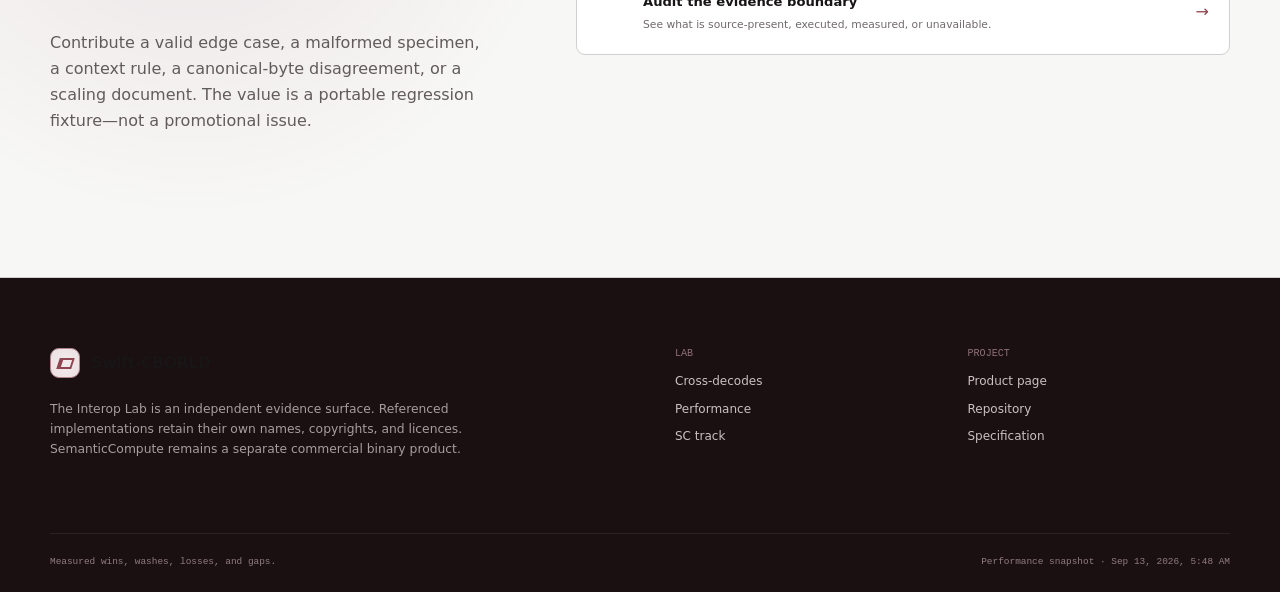
<file: docs/interop-lab.html>
<!doctype html>
<html lang="en" data-theme="dark">
<head>
  <meta charset="utf-8">
  <meta name="viewport" content="width=device-width, initial-scale=1, viewport-fit=cover">
  <title>CBOR-LD Interop Lab — reproduce, compare, challenge</title>
  <meta name="description" content="A public evidence surface for CBOR-LD compatibility, cross-decoding, performance, and the pending SemanticCompute acceleration track.">
  <meta name="color-scheme" content="dark light">
  <meta name="theme-color" content="#08080a">
  <link rel="icon" type="image/svg+xml" href="data:image/svg+xml,%3Csvg xmlns='http://www.w3.org/2000/svg' viewBox='0 0 64 64'%3E%3Crect width='64' height='64' rx='15' fill='%2308080a'/%3E%3Cpath d='M18 21h18l10 11-10 11H18l9-11z' fill='none' stroke='%23ff4b5f' stroke-width='5' stroke-linejoin='round'/%3E%3Ccircle cx='34' cy='32' r='3' fill='%23ff9aa8'/%3E%3C/svg%3E">
  <link rel="stylesheet" href="styles.css?v=blush-1">
  <link rel="stylesheet" href="interop-lab.css?v=red-1">
  <script defer src="interop-lab.js?v=red-1"></script>
</head>
<body class="lab-body">
  <a class="skip-link" href="#main">Skip to evidence</a>
  <header class="topbar">
    <div class="wrap nav-row">
      <a class="brand" href="index.html" aria-label="Swift-CBORLD home"><span class="brand-mark" aria-hidden="true"><i></i></span><span>Swift‑CBORLD</span></a>
      <span class="lab-divider" aria-hidden="true"></span>
      <a class="lab-name" href="#top">Interop Lab</a>
      <nav aria-label="Lab navigation">
        <a href="#implementations">Implementations</a>
        <a href="#matrix">Matrix</a>
        <a href="#speed">Performance</a>
        <a href="#sc-track">SC track</a>
      </nav>
      <div class="nav-actions">
        <span class="status-chip"><span class="passed-dot" aria-hidden="true"></span><b id="header-status">loading evidence</b></span>
        <button class="theme-button" type="button" aria-label="Use light theme" title="Change colour theme">
          <svg aria-hidden="true" viewBox="0 0 24 24"><path d="M12 3v2m0 14v2m9-9h-2M5 12H3m15.36-6.36-1.42 1.42M7.06 16.94l-1.42 1.42m12.72 0-1.42-1.42M7.06 7.06 5.64 5.64M16 12a4 4 0 1 1-8 0 4 4 0 0 1 8 0Z"/></svg>
        </button>
      </div>
    </div>
  </header>

  <main id="main">
    <section class="lab-hero" id="top">
      <div class="wrap lab-hero-grid">
        <div>
          <p class="eyebrow">Open fixtures · independent implementations · explicit status</p>
          <h1>Bring your<br><em>hardest fixture.</em></h1>
          <p class="hero-lead">Run the same CBOR‑LD document through Swift, JavaScript, Python, and Rust. See every cross-decode, separate semantic agreement from exact bytes, and inspect where commercial acceleration has—and has not—been measured.</p>
          <div class="hero-actions">
            <a class="button primary" href="#matrix">Explore the matrix <span aria-hidden="true">↓</span></a>
            <a class="button secondary" href="https://github.com/entertrainmentuk/swift-cborld/tree/main/Interop">Review evidence contract</a>
            <a class="button secondary" href="https://github.com/entertrainmentuk/swift-cborld/issues/new?template=challenge-fixture.yml">Submit a fixture</a>
          </div>
        </div>
        <aside class="lab-readout" aria-label="Latest evidence summary">
          <div class="readout-head"><span>latest public evidence</span><b id="evidence-time">loading</b></div>
          <div class="readout-grid">
            <div><span>Cross-decodes</span><strong id="summary-cross">—</strong><small id="summary-cross-status">loading</small></div>
            <div><span>Byte consensus</span><strong id="summary-bytes">—</strong><small>interop fixtures</small></div>
            <div><span>Swift wins</span><strong id="summary-wins">—</strong><small>measured round trips</small></div>
            <div><span>SC public timing</span><strong class="pending-text">pending</strong><small>never inferred from source</small></div>
          </div>
          <p class="readout-boundary"><span aria-hidden="true">◆</span> Results load from a generated snapshot of the repository’s machine-readable reports.</p>
        </aside>
      </div>
    </section>

    <section class="implementation-section" id="implementations">
      <div class="wrap">
        <div class="lab-section-head">
          <div><p class="eyebrow">Participants</p><h2>One corpus. Equal rows.</h2></div>
          <p>No implementation receives a preferred correctness rule. Every active encoder is crossed through every active decoder for the selected fixture.</p>
        </div>
        <div class="implementation-grid" id="implementation-grid" aria-live="polite">
          <div class="lab-loading">Loading implementation status…</div>
        </div>
        <div class="oracle-strip">
          <div><span class="oracle-icon" aria-hidden="true">◇</span><p><b>Raw CBOR oracle</b><small><span id="vector-count">—</span> selected vectors checked independently; legacy rejection remains explicit.</small></p></div>
          <div><span class="oracle-icon pending" aria-hidden="true">△</span><p><b>Schema and alternate implementations</b><small>CDDL and Java resources remain source-present until their executable lanes run.</small></p></div>
        </div>
      </div>
    </section>

    <section class="matrix-section" id="matrix">
      <div class="wrap">
        <div class="lab-section-head">
          <div><p class="eyebrow">Cross-decoding explorer</p><h2>Every encoder meets every decoder.</h2></div>
          <p>Select a fixture to inspect its complete decode grid, emitted bytes, and exact-consensus status.</p>
        </div>
        <div class="lab-toolbar">
          <label for="matrix-fixture">Fixture</label>
          <select id="matrix-fixture" disabled><option>Loading fixtures…</option></select>
          <div class="toolbar-verdict" id="matrix-verdict"><span class="state-dot"></span><b>Loading</b><small>evidence snapshot</small></div>
        </div>
        <div class="matrix-workbench">
          <div class="decode-grid-card">
            <div class="lab-card-head"><span>decoder ↓ / encoder →</span><b id="decode-score">—</b></div>
            <div class="decode-grid-scroll"><table class="decode-grid" id="decode-grid"><tbody><tr><td>Loading cross-decodes…</td></tr></tbody></table></div>
          </div>
          <aside class="fixture-inspector">
            <span class="inspector-label">Selected specimen</span>
            <h3 id="fixture-name">—</h3>
            <p id="fixture-description">Loading evidence.</p>
            <dl>
              <div><dt>Semantic round trip</dt><dd id="fixture-semantic">—</dd></div>
              <div><dt>Exact byte consensus</dt><dd id="fixture-bytes">—</dd></div>
              <div><dt>Active adapters</dt><dd id="fixture-adapters">—</dd></div>
            </dl>
            <div class="hex-sample"><span>Swift encoding</span><code id="fixture-hex">—</code></div>
          </aside>
        </div>
      </div>
    </section>

    <section class="speed-section" id="speed">
      <div class="wrap">
        <div class="lab-section-head">
          <div><p class="eyebrow">Release-mode measurements</p><h2>Inspect the operation, not only the headline.</h2></div>
          <p id="measurement-scope">In-process measurements load from the latest report.</p>
        </div>
        <div class="speed-workbench">
          <div class="lab-toolbar speed-toolbar">
            <label for="speed-fixture">Fixture</label>
            <select id="speed-fixture" disabled><option>Loading measurements…</option></select>
            <div class="operation-tabs" role="tablist" aria-label="Benchmark operation">
              <button type="button" role="tab" aria-selected="true" data-operation="roundTrip">Round trip</button>
              <button type="button" role="tab" aria-selected="false" data-operation="encode">Encode</button>
              <button type="button" role="tab" aria-selected="false" data-operation="decode">Decode</button>
            </div>
          </div>
          <div class="speed-bars" aria-live="polite">
            <div class="speed-row"><div class="speed-label"><span>Swift</span><strong id="speed-swift-value">—</strong><small id="speed-swift-rate">—</small></div><div class="speed-track"><div class="speed-bar swift" id="speed-swift-bar"><span></span></div></div></div>
            <div class="speed-row"><div class="speed-label"><span>Rust</span><strong id="speed-rust-value">—</strong><small id="speed-rust-rate">—</small></div><div class="speed-track"><div class="speed-bar rust" id="speed-rust-bar"><span></span></div></div></div>
            <div class="speed-row pending-row"><div class="speed-label"><span>Swift + SC</span><strong>pending</strong><small>binary SDK measurement absent</small></div><div class="speed-track"><div class="speed-bar pending"><span>not measured</span></div></div></div>
          </div>
          <div class="speed-verdicts">
            <div><span>Current winner</span><strong id="speed-winner">—</strong></div>
            <div><span>Exact output</span><strong id="speed-exact">—</strong></div>
            <div><span>Iterations / sample</span><strong id="speed-iterations">—</strong></div>
            <div><span>Environment</span><strong id="speed-environment">—</strong></div>
          </div>
        </div>
      </div>
    </section>

    <section class="sc-track-section" id="sc-track">
      <div class="wrap">
        <div class="lab-section-head">
          <div><p class="eyebrow">Commercial acceleration · evidence held open</p><h2>SemanticCompute gets a track, not a free pass.</h2></div>
          <p>Catalogue presence, adapter source, binary execution, parity, and performance are different claims. The lab will not convert one into another.</p>
        </div>
        <div class="sc-gates">
          <div class="gate passed"><span>01</span><b>Public CBORLD contract</b><small>present</small></div>
          <div class="gate passed"><span>02</span><b>Deterministic CPU reference</b><small>present</small></div>
            <div class="gate partial"><span>03</span><b>Local adapter evidence</b><small>4 families · excluded tree</small></div>
          <div class="gate pending"><span>04</span><b>Commercial binary SDK</b><small>pending</small></div>
          <div class="gate pending"><span>05</span><b>Public SC-on timing</b><small>pending</small></div>
        </div>
        <div class="family-panel">
          <div class="family-toolbar">
            <span>CBOR‑LD family track</span>
            <div role="group" aria-label="Filter families">
              <button class="family-filter active" type="button" data-family-filter="all">All</button>
              <button class="family-filter" type="button" data-family-filter="bridge-present">Local bridge evidence</button>
              <button class="family-filter" type="button" data-family-filter="cpu-reference">CPU reference</button>
            </div>
          </div>
          <div class="family-list" id="family-list"><div class="lab-loading">Loading family contracts…</div></div>
        </div>
        <div class="commercial-boundary">
          <span class="boundary-mark" aria-hidden="true">SC</span>
          <div><b>Separate commercial binary</b><p>SemanticCompute is not required to build, test, or use Swift‑CBORLD core. Any future accelerated result must identify the SC version, binary hash, backend, hardware, fallback status, and public CPU reference.</p></div>
          <span class="boundary-state">distribution pending</span>
        </div>
      </div>
    </section>

    <section class="challenge-section" id="challenge">
      <div class="wrap challenge-grid">
        <div><p class="eyebrow">Community challenge lane</p><h2>Make the corpus harder.</h2><p>Contribute a valid edge case, a malformed specimen, a context rule, a canonical-byte disagreement, or a scaling document. The value is a portable regression fixture—not a promotional issue.</p></div>
        <div class="challenge-actions">
          <a class="challenge-card" href="https://github.com/entertrainmentuk/swift-cborld/issues/new?template=challenge-fixture.yml"><span>01</span><b>Submit a challenge fixture</b><small>Describe the semantic expectation and permitted byte variation.</small><i aria-hidden="true">→</i></a>
          <a class="challenge-card" href="https://github.com/entertrainmentuk/swift-cborld/blob/main/Interop/fixtures/cases.json"><span>02</span><b>Inspect the retained corpus</b><small>Review the exact documents, formats, registry IDs, and adapter sets.</small><i aria-hidden="true">→</i></a>
          <a class="challenge-card" href="https://github.com/entertrainmentuk/swift-cborld/blob/main/Interop/STATUS.md"><span>03</span><b>Audit the evidence boundary</b><small>See what is source-present, executed, measured, or unavailable.</small><i aria-hidden="true">→</i></a>
        </div>
      </div>
    </section>
  </main>

  <footer>
    <div class="wrap footer-grid">
      <div><a class="brand footer-brand" href="index.html"><span class="brand-mark" aria-hidden="true"><i></i></span><span>Swift‑CBORLD</span></a><p>The Interop Lab is an independent evidence surface. Referenced implementations retain their own names, copyrights, and licences. SemanticCompute remains a separate commercial binary product.</p></div>
      <div class="footer-links"><div><b>Lab</b><a href="#matrix">Cross-decodes</a><a href="#speed">Performance</a><a href="#sc-track">SC track</a></div><div><b>Project</b><a href="index.html">Product page</a><a href="https://github.com/entertrainmentuk/swift-cborld">Repository</a><a href="https://w3c.github.io/cbor-ld/">Specification</a></div></div>
    </div>
    <div class="wrap footer-bottom"><span>Measured wins, washes, losses, and gaps.</span><span id="footer-generated">Evidence snapshot loading.</span></div>
  </footer>
</body>
</html>
</file>
<file: docs/styles.css>
:root {
  --bg: #08080a;
  --bg-soft: #0f0f12;
  --surface: #151519;
  --surface-2: #1c1c21;
  --line: #3b3236;
  --line-soft: #272126;
  --text: #f7f5f5;
  --muted: #b9adaf;
  --faint: #918286;
  --mint: #ff4b5f;
  --mint-ink: #160306;
  --lime: #ff9aa8;
  --amber: #ffc0c7;
  --blue: #ff7588;
  --rust: #a99fa1;
  --shadow: 0 24px 70px rgba(0, 0, 0, .28);
  --sans: Inter, ui-sans-serif, system-ui, -apple-system, BlinkMacSystemFont, "Segoe UI", sans-serif;
  --mono: "SFMono-Regular", Consolas, "Liberation Mono", monospace;
  --max: 1180px;
}

:root[data-theme="light"] {
  --bg: #f7f7f6;
  --bg-soft: #ededec;
  --surface: #fff;
  --surface-2: #f3f2f1;
  --line: #d3cecf;
  --line-soft: #e8e5e5;
  --text: #181516;
  --muted: #625b5d;
  --faint: #70696b;
  --mint: #8f4652;
  --mint-ink: #fffafb;
  --lime: #6e3b45;
  --amber: #765762;
  --blue: #74515a;
  --rust: #5f5b5c;
  --shadow: 0 22px 60px rgba(45, 35, 38, .12);
}

* { box-sizing: border-box; }
html { scroll-behavior: smooth; scroll-padding-top: 76px; }
body { margin: 0; background: var(--bg); color: var(--text); font: 1rem/1.62 var(--sans); -webkit-font-smoothing: antialiased; }
a { color: inherit; }
button, select { font: inherit; }
::selection { color: var(--mint-ink); background: var(--mint); }
:focus-visible { outline: 2px solid var(--lime); outline-offset: 3px; }
.wrap { width: min(var(--max), calc(100% - 48px)); margin-inline: auto; }
.mono { font-family: var(--mono); }
.dim { color: var(--faint); }
.signal { color: var(--mint); }
.skip-link { position: fixed; z-index: 100; left: 16px; top: -80px; padding: 10px 14px; border-radius: 8px; background: var(--lime); color: #210307; font-weight: 700; }
.skip-link:focus { top: 12px; }

.topbar { position: sticky; z-index: 30; top: 0; background: color-mix(in srgb, var(--bg) 86%, transparent); border-bottom: 1px solid var(--line-soft); backdrop-filter: blur(18px) saturate(1.15); }
.nav-row { min-height: 72px; display: flex; align-items: center; gap: 28px; }
.brand { display: inline-flex; align-items: center; gap: 11px; color: var(--text); text-decoration: none; font-weight: 730; letter-spacing: -.035em; }
.brand-mark { width: 30px; height: 30px; display: grid; place-items: center; border: 1px solid color-mix(in srgb, var(--mint) 55%, var(--line)); border-radius: 9px; background: color-mix(in srgb, var(--mint) 9%, var(--surface)); box-shadow: inset 0 0 18px color-mix(in srgb, var(--mint) 12%, transparent); }
.brand-mark i { width: 15px; height: 11px; display: block; border: 2px solid var(--mint); border-left-width: 4px; transform: skewX(-18deg); }
nav { display: flex; gap: 4px; margin-left: auto; }
nav a { padding: 8px 10px; border-radius: 7px; color: var(--muted); text-decoration: none; font: .77rem var(--mono); }
nav a:hover { color: var(--text); background: var(--surface); }
.nav-actions { display: flex; align-items: center; gap: 10px; }
.status-chip { display: inline-flex; align-items: center; gap: 7px; padding: 5px 9px; border: 1px solid var(--line); border-radius: 99px; color: var(--muted); font: .7rem var(--mono); }
.status-chip span { width: 6px; height: 6px; border-radius: 50%; background: var(--amber); box-shadow: 0 0 10px var(--amber); }
.theme-button { width: 38px; height: 38px; display: grid; place-items: center; border: 1px solid var(--line); border-radius: 9px; color: var(--muted); background: transparent; cursor: pointer; }
.theme-button:hover { color: var(--text); background: var(--surface); }
.theme-button svg { width: 18px; fill: none; stroke: currentColor; stroke-width: 1.7; stroke-linecap: round; }

.hero { position: relative; overflow: hidden; padding: clamp(76px, 10vw, 132px) 0 0; background-image: linear-gradient(var(--line-soft) 1px, transparent 1px), linear-gradient(90deg, var(--line-soft) 1px, transparent 1px); background-size: 72px 72px; background-position: center top; }
.hero::before { content: ""; position: absolute; inset: 0; pointer-events: none; background: radial-gradient(circle at 70% 28%, color-mix(in srgb, var(--mint) 17%, transparent), transparent 32%), linear-gradient(to bottom, color-mix(in srgb, var(--bg) 38%, transparent), var(--bg) 88%); }
.hero-grid { position: relative; display: grid; grid-template-columns: .95fr 1.05fr; align-items: center; gap: clamp(48px, 7vw, 96px); }
.eyebrow { display: flex; align-items: center; gap: 9px; margin: 0 0 21px; color: var(--mint); font: .72rem/1.3 var(--mono); letter-spacing: .13em; text-transform: uppercase; }
.eyebrow::before { content: ""; width: 28px; height: 1px; background: currentColor; }
h1, h2, h3, p { margin-top: 0; }
h1 { margin-bottom: 28px; font-size: clamp(3.3rem, 6.8vw, 6.1rem); font-weight: 710; letter-spacing: -.072em; line-height: .91; text-wrap: balance; }
h1 em { color: var(--mint); font-style: normal; }
.hero-lead { max-width: 610px; margin-bottom: 34px; color: var(--muted); font-size: clamp(1.08rem, 1.7vw, 1.27rem); line-height: 1.55; }
.hero-actions { display: flex; flex-wrap: wrap; gap: 12px; margin-bottom: 48px; }
.button { min-height: 46px; display: inline-flex; align-items: center; justify-content: center; gap: 15px; padding: 10px 18px; border: 1px solid var(--line); border-radius: 8px; text-decoration: none; font: 700 .8rem var(--mono); transition: transform .18s ease, background .18s ease; }
.button:hover { transform: translateY(-2px); }
.button.primary { color: var(--mint-ink); border-color: var(--mint); background: var(--mint); }
.button.secondary { background: color-mix(in srgb, var(--surface) 76%, transparent); }
.hero-facts { display: flex; gap: 0; margin: 0; }
.hero-facts div { padding-right: 26px; }
.hero-facts div + div { padding-left: 26px; border-left: 1px solid var(--line); }
.hero-facts dt { color: var(--faint); font: .65rem var(--mono); text-transform: uppercase; letter-spacing: .08em; }
.hero-facts dd { margin: 4px 0 0; font-size: .88rem; font-weight: 650; }

.codec-console { position: relative; border: 1px solid var(--line); border-radius: 16px; overflow: hidden; background: color-mix(in srgb, var(--surface) 90%, transparent); box-shadow: var(--shadow); transform: perspective(1100px) rotateY(-2deg) rotateX(1deg); }
.codec-console::after { content: ""; position: absolute; inset: 0; pointer-events: none; border-radius: inherit; box-shadow: inset 0 1px color-mix(in srgb, white 10%, transparent); }
.console-head, .console-foot { min-height: 48px; display: flex; align-items: center; justify-content: space-between; gap: 15px; padding: 0 17px; border-bottom: 1px solid var(--line-soft); background: color-mix(in srgb, var(--bg-soft) 72%, transparent); font: .68rem var(--mono); }
.console-foot { min-height: 42px; border-top: 1px solid var(--line-soft); border-bottom: 0; color: var(--faint); }
.console-title { display: flex; align-items: center; gap: 8px; color: var(--muted); }
.console-title b { width: 7px; height: 7px; border-radius: 50%; background: var(--mint); box-shadow: 0 0 13px var(--mint); }
.console-pane { padding: 19px 21px 21px; }
.pane-label { color: var(--faint); font: .64rem var(--mono); letter-spacing: .09em; text-transform: uppercase; }
pre { margin: 13px 0 0; overflow: auto; color: var(--text); font: .73rem/1.72 var(--mono); }
.key, .keyword { color: var(--blue); }
.string { color: var(--lime); }
.punct { color: var(--faint); }
.transform-line { display: grid; grid-template-columns: 1fr auto 1fr; align-items: center; gap: 12px; padding: 0 21px; color: var(--faint); font: .62rem var(--mono); text-transform: uppercase; letter-spacing: .1em; }
.transform-line span { height: 1px; background: var(--line); }
.bytes-pane { background: color-mix(in srgb, var(--mint) 4%, transparent); }
.byte-row { display: flex; flex-wrap: wrap; gap: 5px; margin-top: 14px; }
.byte-row span { min-width: 28px; padding: 5px 4px; border: 1px solid var(--line); border-radius: 5px; color: var(--mint); background: var(--bg-soft); text-align: center; font: .67rem var(--mono); }
.proof-line { display: flex; align-items: center; gap: 12px; margin-top: 19px; padding-top: 17px; border-top: 1px solid var(--line-soft); }
.proof-mark { width: 29px; height: 29px; display: grid; place-items: center; flex: none; border: 1px solid color-mix(in srgb, var(--mint) 55%, var(--line)); border-radius: 50%; color: var(--mint); background: color-mix(in srgb, var(--mint) 8%, transparent); }
.proof-line strong, .proof-line small { display: block; }
.proof-line strong { font-size: .78rem; }
.proof-line small { margin-top: 2px; color: var(--faint); font: .63rem var(--mono); }
.metric-strip { position: relative; display: grid; grid-template-columns: repeat(4, 1fr); margin-top: clamp(76px, 10vw, 126px); border: 1px solid var(--line); border-bottom: 0; background: color-mix(in srgb, var(--surface) 77%, transparent); backdrop-filter: blur(12px); }
.metric-strip div { min-height: 118px; display: flex; flex-direction: column; justify-content: center; padding: 22px 27px; }
.metric-strip div + div { border-left: 1px solid var(--line); }
.metric-strip strong { color: var(--mint); font: 2rem/1 var(--mono); letter-spacing: -.06em; }
.metric-strip span { margin-top: 9px; color: var(--muted); font-size: .76rem; }

section:not(.hero) { padding: clamp(80px, 10vw, 136px) 0; border-top: 1px solid var(--line-soft); }
.section-intro { max-width: 760px; margin-bottom: 58px; }
.section-intro.split { max-width: none; display: grid; grid-template-columns: 1.05fr .75fr; gap: 80px; align-items: end; }
h2 { margin-bottom: 23px; font-size: clamp(2.35rem, 5vw, 4.6rem); font-weight: 680; letter-spacing: -.058em; line-height: .99; text-wrap: balance; }
.section-intro > p:last-child, .section-intro.split > p { max-width: 690px; color: var(--muted); font-size: 1.04rem; }

.proof-section { background: var(--bg-soft); }
.evidence-layout { min-width: 0; display: grid; grid-template-columns: minmax(0, 1fr) 330px; gap: 22px; align-items: stretch; }
.matrix-card, .evidence-note, .benchmark-panel, .code-card { border: 1px solid var(--line); border-radius: 14px; background: var(--surface); box-shadow: 0 18px 50px color-mix(in srgb, black 13%, transparent); }
.matrix-card, .evidence-note { min-width: 0; }
.card-head { min-height: 54px; display: flex; align-items: center; justify-content: space-between; gap: 16px; padding: 0 20px; border-bottom: 1px solid var(--line); font: .69rem var(--mono); text-transform: uppercase; letter-spacing: .08em; }
.badge-pass { color: var(--mint); }
.matrix-scroll { overflow-x: auto; }
table { width: 100%; border-collapse: collapse; text-align: left; }
th, td { padding: 17px 20px; border-bottom: 1px solid var(--line-soft); white-space: nowrap; }
tbody tr:last-child td { border-bottom: 0; }
th { color: var(--faint); font: .64rem var(--mono); text-transform: uppercase; letter-spacing: .07em; }
td { font-size: .82rem; }
.yes, .semantic { display: inline-flex; padding: 3px 7px; border-radius: 4px; font: .61rem var(--mono); }
.yes { color: var(--mint); background: color-mix(in srgb, var(--mint) 8%, transparent); }
.semantic { color: var(--amber); background: color-mix(in srgb, var(--amber) 9%, transparent); }
.lamp { color: var(--mint); font: .67rem var(--mono); }
.lamp::before { content: ""; display: inline-block; width: 5px; height: 5px; margin-right: 7px; border-radius: 50%; vertical-align: 1px; background: currentColor; box-shadow: 0 0 8px currentColor; }
.evidence-note { padding: 24px; background: color-mix(in srgb, var(--mint) 5%, var(--surface)); }
.note-index { color: var(--mint); font-size: .66rem; text-transform: uppercase; letter-spacing: .08em; }
.evidence-note h3 { margin: 35px 0 25px; font-size: 1.35rem; line-height: 1.25; }
.evidence-note ul { display: grid; gap: 20px; margin: 0 0 35px; padding: 0; list-style: none; }
.evidence-note li { display: flex; gap: 12px; }
.evidence-note li b, .evidence-note li small { display: block; }
.evidence-note li b { font-size: .77rem; }
.evidence-note li small { margin-top: 3px; color: var(--faint); font-size: .68rem; line-height: 1.5; }
.legend { width: 8px; height: 8px; margin-top: 6px; flex: none; border-radius: 50%; }
.legend.runtime { background: var(--mint); }.legend.source { background: var(--blue); }.legend.pending { background: var(--amber); }
.evidence-note > a { color: var(--mint); font: .67rem var(--mono); text-decoration: none; }

.performance-section { position: relative; overflow: hidden; background: radial-gradient(circle at 85% 8%, color-mix(in srgb, var(--lime) 8%, transparent), transparent 30%), var(--bg); }
.benchmark-panel { overflow: hidden; }
.benchmark-controls { display: grid; grid-template-columns: auto minmax(220px, 1fr) auto; align-items: center; gap: 18px; padding: 20px 24px; border-bottom: 1px solid var(--line); }
.benchmark-controls label { color: var(--faint); font: .65rem var(--mono); text-transform: uppercase; }
select { min-height: 42px; padding: 7px 38px 7px 12px; border: 1px solid var(--line); border-radius: 7px; color: var(--text); background: var(--bg-soft); }
.fixture-meta { display: flex; flex-direction: column; align-items: flex-end; }
.fixture-meta span { color: var(--faint); font: .62rem var(--mono); }
.fixture-meta strong { color: var(--lime); font: .9rem var(--mono); }
.bar-chart { display: grid; gap: 31px; padding: clamp(36px, 6vw, 70px) 28px; background-image: linear-gradient(90deg, var(--line-soft) 1px, transparent 1px); background-size: 20% 100%; }
.bar-row { display: grid; grid-template-columns: 100px 1fr; align-items: center; gap: 18px; }
.bar-label span, .bar-label strong { display: block; }
.bar-label span { color: var(--muted); font-size: .76rem; }
.bar-label strong { margin-top: 2px; font: 1.45rem var(--mono); }
.bar-track { height: 47px; }
.bar { width: var(--bar); min-width: 64px; height: 100%; display: flex; align-items: center; justify-content: flex-end; padding: 0 13px; border-radius: 5px; transition: width .5s cubic-bezier(.2,.7,.2,1); }
.bar span { font: .6rem var(--mono); text-transform: uppercase; letter-spacing: .07em; }
.swift-bar { color: var(--mint-ink); background: linear-gradient(90deg, color-mix(in srgb, var(--mint) 65%, #991126), var(--mint)); box-shadow: 0 0 28px color-mix(in srgb, var(--mint) 18%, transparent); }
.rust-bar { color: #170f11; background: color-mix(in srgb, var(--rust) 80%, white); }
.benchmark-footer { display: grid; grid-template-columns: 190px 190px 1fr; gap: 28px; padding: 24px; border-top: 1px solid var(--line); background: var(--bg-soft); }
.benchmark-footer div span, .benchmark-footer div strong, .benchmark-footer div small { display: block; }
.benchmark-footer div span { color: var(--faint); font: .61rem var(--mono); text-transform: uppercase; }
.benchmark-footer div strong { margin: 4px 0; color: var(--mint); font: 1.35rem var(--mono); }
.benchmark-footer div small, .benchmark-footer p { color: var(--faint); font-size: .68rem; line-height: 1.55; }
.benchmark-footer p { margin: 0; align-self: center; }

.architecture-section { background: var(--bg-soft); }
.architecture-map { max-width: 900px; margin: 0 auto 70px; }
.arch-node, .arch-core { border: 1px solid var(--line); border-radius: 12px; background: var(--surface); box-shadow: 0 15px 45px color-mix(in srgb, black 11%, transparent); }
.arch-node { display: flex; flex-direction: column; align-items: center; padding: 24px; text-align: center; }
.arch-node > span:first-child, .core-head > span, .sc-node > div > span { color: var(--mint); font: .63rem var(--mono); text-transform: uppercase; }
.arch-node strong { margin: 5px 0 3px; }
.arch-node small { color: var(--faint); }
.app-node { width: 280px; margin: auto; }
.arch-connector { height: 75px; display: grid; grid-template-rows: 1fr auto 1fr; justify-items: center; color: var(--faint); font: .58rem var(--mono); text-transform: uppercase; }
.arch-connector i { width: 1px; height: 100%; background: var(--line); }
.core-head { display: flex; align-items: center; gap: 13px; min-height: 57px; padding: 0 20px; border-bottom: 1px solid var(--line); }
.core-head em { margin-left: auto; color: var(--faint); font: normal .63rem var(--mono); }
.core-grid { display: grid; grid-template-columns: repeat(2, 1fr); }
.core-grid div { padding: 21px; }
.core-grid div:nth-child(2n) { border-left: 1px solid var(--line); }
.core-grid div:nth-child(n+3) { border-top: 1px solid var(--line); }
.core-grid b, .core-grid small { display: block; }
.core-grid b { font-size: .8rem; }
.core-grid small { margin-top: 4px; color: var(--faint); font-size: .68rem; }
.arch-branch { width: 70%; margin: auto; }
.branch-rule { height: 80px; display: grid; grid-template-columns: 1fr auto 1fr; align-items: center; gap: 12px; color: var(--faint); font: .58rem var(--mono); text-transform: uppercase; }
.branch-rule span { height: 1px; background: var(--line); }
.sc-node { position: relative; flex-direction: row; justify-content: space-between; text-align: left; }
.sc-node > div { display: flex; flex-direction: column; }
.preview-badge { flex: none; margin-left: 20px; padding: 5px 8px; border: 1px solid color-mix(in srgb, var(--amber) 40%, var(--line)); border-radius: 99px; color: var(--amber); font: .61rem var(--mono); }
.capability-grid { display: grid; grid-template-columns: repeat(4, 1fr); border: 1px solid var(--line); }
.capability-grid article { min-height: 245px; padding: 25px; background: color-mix(in srgb, var(--surface) 74%, transparent); }
.capability-grid article + article { border-left: 1px solid var(--line); }
.cap-number { color: var(--mint); font: .63rem var(--mono); }
.capability-grid h3 { margin: 45px 0 12px; font-size: 1.08rem; }
.capability-grid p { color: var(--muted); font-size: .77rem; }

.install-section { background: radial-gradient(circle at 15% 50%, color-mix(in srgb, var(--mint) 11%, transparent), transparent 34%), var(--bg); }
.install-grid { display: grid; grid-template-columns: .85fr 1.15fr; gap: clamp(50px, 8vw, 110px); align-items: center; }
.install-copy h2 { max-width: 620px; }
.install-copy > p { max-width: 560px; color: var(--muted); }
.platform-row { display: flex; flex-wrap: wrap; gap: 7px; margin-top: 30px; }
.platform-row span { padding: 5px 8px; border: 1px solid var(--line); border-radius: 5px; color: var(--muted); font: .62rem var(--mono); }
.commercial-note { max-width: 590px; margin-top: 22px; padding: 15px 17px; border: 1px solid color-mix(in srgb, var(--amber) 42%, var(--line)); border-radius: 8px; background: color-mix(in srgb, var(--amber) 5%, var(--surface)); }
.commercial-note b { display: block; color: var(--amber); font: .65rem var(--mono); letter-spacing: .06em; text-transform: uppercase; }
.commercial-note p { margin: 7px 0 0; color: var(--muted); font-size: .72rem; line-height: 1.55; }
.code-card { overflow: hidden; }
.code-tabs { min-height: 52px; display: flex; align-items: center; padding: 0 12px; border-bottom: 1px solid var(--line); }
.code-tabs button { min-height: 38px; padding: 0 10px; border: 0; color: var(--faint); background: transparent; font: .67rem var(--mono); cursor: pointer; }
.code-tabs button[aria-selected="true"] { color: var(--mint); }
.code-tabs .copy-button { min-width: 58px; margin-left: auto; border: 1px solid var(--line); border-radius: 6px; color: var(--muted); }
.code-card pre { min-height: 245px; margin: 0; padding: 27px; font-size: .75rem; }
.code-card pre[hidden] { display: none; }
.code-foot { display: flex; justify-content: space-between; padding: 13px 17px; border-top: 1px solid var(--line); color: var(--faint); background: var(--bg-soft); font: .61rem var(--mono); }
.code-foot b { color: var(--mint); }

footer { padding: 70px 0 25px; border-top: 1px solid var(--line); background: #060607; color: #f7f5f5; }
:root[data-theme="light"] footer { background: #1a1012; }
.footer-grid { display: grid; grid-template-columns: 1fr 1fr; gap: 70px; }
.footer-brand { margin-bottom: 22px; }
.footer-grid > div:first-child p { max-width: 500px; color: #a99b9e; font-size: .77rem; }
.footer-links { display: grid; grid-template-columns: repeat(2, 1fr); gap: 30px; }
.footer-links div { display: flex; flex-direction: column; gap: 8px; }
.footer-links b { margin-bottom: 5px; color: #8f7077; font: .63rem var(--mono); text-transform: uppercase; }
.footer-links a { color: #cdbfc2; font-size: .75rem; text-decoration: none; }
.footer-links a:hover { color: var(--mint); }
.footer-bottom { display: flex; justify-content: space-between; margin-top: 60px; padding-top: 22px; border-top: 1px solid #2b2225; color: #927c81; font: .59rem var(--mono); }

@media (max-width: 940px) {
  nav { display: none; }
  .nav-actions { margin-left: auto; }
  .hero-grid, .install-grid { grid-template-columns: 1fr; }
  .hero-grid { max-width: 760px; }
  .codec-console { transform: none; }
  .section-intro.split { grid-template-columns: 1fr; gap: 5px; }
  .evidence-layout { grid-template-columns: 1fr; }
  .evidence-note { display: grid; grid-template-columns: 1fr 1fr; gap: 20px 30px; }
  .evidence-note h3 { margin: 14px 0; }
  .evidence-note ul { grid-column: 2; grid-row: 1 / 3; margin: 0; }
  .benchmark-footer { grid-template-columns: repeat(2, 1fr); }
  .benchmark-footer p { grid-column: 1 / -1; }
  .capability-grid { grid-template-columns: repeat(2, 1fr); }
  .capability-grid article:nth-child(3) { border-left: 0; border-top: 1px solid var(--line); }
  .capability-grid article:nth-child(4) { border-top: 1px solid var(--line); }
}

@media (max-width: 650px) {
  .wrap { width: min(100% - 30px, var(--max)); }
  .status-chip { display: none; }
  .hero { padding-top: 64px; background-size: 44px 44px; }
  h1 { font-size: clamp(3.05rem, 15vw, 4.6rem); }
  .hero-facts { display: grid; grid-template-columns: repeat(3, 1fr); }
  .hero-facts div { padding: 0 10px 0 0; }
  .hero-facts div + div { padding-left: 10px; }
  .metric-strip { grid-template-columns: repeat(2, 1fr); }
  .metric-strip div { min-height: 100px; }
  .metric-strip div:nth-child(3) { border-left: 0; border-top: 1px solid var(--line); }
  .metric-strip div:nth-child(4) { border-top: 1px solid var(--line); }
  .metric-strip strong { font-size: 1.55rem; }
  section:not(.hero) { padding: 76px 0; }
  .evidence-note { display: block; }
  .evidence-note ul { margin-bottom: 25px; }
  .benchmark-controls { grid-template-columns: 1fr; }
  .fixture-meta { align-items: flex-start; }
  .bar-chart { padding-inline: 16px; }
  .bar-row { grid-template-columns: 78px 1fr; gap: 10px; }
  .benchmark-footer { grid-template-columns: 1fr; }
  .benchmark-footer p { grid-column: auto; }
  .core-grid, .capability-grid { grid-template-columns: 1fr; }
  .core-grid div:nth-child(2n), .capability-grid article + article { border-left: 0; }
  .core-grid div + div, .capability-grid article + article { border-top: 1px solid var(--line); }
  .arch-branch { width: 100%; }
  .sc-node { align-items: flex-start; }
  .preview-badge { margin: 8px 0 0; }
  .app-node { width: 100%; }
  .footer-grid { grid-template-columns: 1fr; }
  .footer-bottom { align-items: flex-start; flex-direction: column; gap: 7px; }
}

@media (prefers-reduced-motion: reduce) {
  html { scroll-behavior: auto; }
  *, *::before, *::after { transition-duration: .001ms !important; animation-duration: .001ms !important; }
}
</file>
<file: docs/interop-lab.css>
.lab-body { background: var(--bg); }
.lab-divider { width: 1px; height: 24px; background: var(--line); }
.lab-name { color: var(--mint); text-decoration: none; font: .72rem var(--mono); text-transform: uppercase; letter-spacing: .08em; }
.status-chip b { font-weight: 500; }
.status-chip .passed-dot { background: var(--mint); box-shadow: 0 0 10px var(--mint); }

.lab-hero { position: relative; overflow: hidden; padding: clamp(76px, 10vw, 132px) 0 clamp(80px, 10vw, 130px); background-image: linear-gradient(var(--line-soft) 1px, transparent 1px), linear-gradient(90deg, var(--line-soft) 1px, transparent 1px); background-size: 72px 72px; }
.lab-hero::before { content: ""; position: absolute; inset: 0; background: radial-gradient(circle at 76% 28%, color-mix(in srgb, var(--mint) 16%, transparent), transparent 31%), linear-gradient(to bottom, color-mix(in srgb, var(--bg) 32%, transparent), var(--bg)); pointer-events: none; }
.lab-hero-grid { position: relative; display: grid; grid-template-columns: 1.06fr .94fr; gap: clamp(48px, 7vw, 90px); align-items: center; }
.lab-hero h1 { font-size: clamp(3.6rem, 7.5vw, 7rem); }
.lab-readout { border: 1px solid var(--line); border-radius: 14px; background: color-mix(in srgb, var(--surface) 91%, transparent); box-shadow: var(--shadow); overflow: hidden; }
.readout-head { min-height: 52px; display: flex; align-items: center; justify-content: space-between; gap: 16px; padding: 0 18px; border-bottom: 1px solid var(--line); color: var(--faint); font: .63rem var(--mono); text-transform: uppercase; }
.readout-head b { color: var(--muted); font-weight: 500; }
.readout-grid { display: grid; grid-template-columns: repeat(2, 1fr); }
.readout-grid div { min-height: 135px; padding: 22px; }
.readout-grid div:nth-child(2n) { border-left: 1px solid var(--line); }
.readout-grid div:nth-child(n+3) { border-top: 1px solid var(--line); }
.readout-grid span, .readout-grid strong, .readout-grid small { display: block; }
.readout-grid span { color: var(--faint); font: .63rem var(--mono); text-transform: uppercase; }
.readout-grid strong { margin: 14px 0 8px; color: var(--mint); font: 1.75rem var(--mono); letter-spacing: -.06em; }
.readout-grid small { color: var(--muted); font-size: .68rem; }
.readout-grid .pending-text { color: var(--amber); font-size: 1.15rem; letter-spacing: 0; }
.readout-boundary { display: flex; gap: 10px; margin: 0; padding: 16px 18px; border-top: 1px solid var(--line); color: var(--faint); background: var(--bg-soft); font: .63rem/1.5 var(--mono); }
.readout-boundary span { color: var(--mint); }

.implementation-section, .sc-track-section { background: var(--bg-soft); }
.lab-section-head { display: grid; grid-template-columns: 1.1fr .7fr; gap: 80px; align-items: end; margin-bottom: 48px; }
.lab-section-head h2 { margin-bottom: 0; }
.lab-section-head > p { margin: 0; color: var(--muted); }
.implementation-grid { display: grid; grid-template-columns: repeat(4, 1fr); border: 1px solid var(--line); border-radius: 12px; overflow: hidden; background: var(--surface); }
.implementation-card { min-width: 0; min-height: 210px; display: flex; flex-direction: column; padding: 21px; }
.implementation-card + .implementation-card { border-left: 1px solid var(--line); }
.implementation-card:nth-child(4n+1) { border-left: 0; }
.implementation-card:nth-child(n+5) { border-top: 1px solid var(--line); }
.implementation-card .impl-index { color: var(--faint); font: .62rem var(--mono); }
.implementation-card h3 { margin: 36px 0 8px; font-size: .95rem; line-height: 1.25; }
.implementation-card p { margin: 0 0 18px; color: var(--faint); font-size: .68rem; }
.implementation-card .impl-state { margin-top: auto; color: var(--mint); font: .63rem var(--mono); }
.implementation-card .impl-state.source { color: var(--amber); }
.implementation-card .impl-state.unavailable { color: var(--faint); }
.implementation-card .impl-state::before { content: ""; display: inline-block; width: 6px; height: 6px; margin-right: 7px; border-radius: 50%; background: currentColor; box-shadow: 0 0 8px currentColor; }
.oracle-strip { display: grid; grid-template-columns: repeat(2, 1fr); border: 1px solid var(--line); border-top: 0; background: color-mix(in srgb, var(--surface) 75%, transparent); }
.oracle-strip > div { display: flex; gap: 14px; padding: 19px 22px; }
.oracle-strip > div + div { border-left: 1px solid var(--line); }
.oracle-icon { color: var(--blue); font: 1.1rem var(--mono); }.oracle-icon.pending { color: var(--amber); }
.oracle-strip p { margin: 0; }.oracle-strip b, .oracle-strip small { display: block; }.oracle-strip b { font-size: .76rem; }.oracle-strip small { margin-top: 3px; color: var(--faint); font-size: .67rem; }
.lab-loading { grid-column: 1 / -1; padding: 32px; color: var(--faint); font: .72rem var(--mono); }

.matrix-section { background: radial-gradient(circle at 90% 8%, color-mix(in srgb, var(--blue) 7%, transparent), transparent 28%), var(--bg); }
.lab-toolbar { display: grid; grid-template-columns: auto minmax(260px, 1fr) auto; align-items: center; gap: 15px; padding: 16px 18px; border: 1px solid var(--line); border-radius: 12px 12px 0 0; background: var(--surface); }
.lab-toolbar label { color: var(--faint); font: .63rem var(--mono); text-transform: uppercase; }
.lab-toolbar select:disabled { opacity: .6; }
.toolbar-verdict { display: grid; grid-template-columns: auto auto; column-gap: 8px; align-items: center; min-width: 165px; }
.toolbar-verdict .state-dot { grid-row: 1 / 3; width: 7px; height: 7px; border-radius: 50%; background: var(--faint); }
.toolbar-verdict b { font: .72rem var(--mono); }.toolbar-verdict small { color: var(--faint); font-size: .63rem; }
.toolbar-verdict.passed .state-dot { background: var(--mint); box-shadow: 0 0 9px var(--mint); }.toolbar-verdict.passed b { color: var(--mint); }
.matrix-workbench { min-width: 0; display: grid; grid-template-columns: minmax(0, 1fr) 320px; border: 1px solid var(--line); border-top: 0; border-radius: 0 0 12px 12px; overflow: hidden; background: var(--surface); }
.decode-grid-card { min-width: 0; }
.lab-card-head { min-height: 50px; display: flex; align-items: center; justify-content: space-between; padding: 0 18px; border-bottom: 1px solid var(--line); color: var(--faint); font: .62rem var(--mono); text-transform: uppercase; }
.lab-card-head b { color: var(--mint); font-weight: 500; }
.decode-grid-scroll { overflow-x: auto; }
.decode-grid { min-width: 610px; }
.decode-grid th, .decode-grid td { padding: 18px 20px; text-align: center; }
.decode-grid th:first-child, .decode-grid td:first-child { text-align: left; }
.decode-grid .grid-pass { color: var(--mint); font: .68rem var(--mono); }.decode-grid .grid-fail { color: var(--critical, #ff6b5c); font: .68rem var(--mono); }
.fixture-inspector { padding: 23px; border-left: 1px solid var(--line); background: color-mix(in srgb, var(--mint) 4%, var(--surface)); }
.inspector-label { color: var(--mint); font: .62rem var(--mono); text-transform: uppercase; }
.fixture-inspector h3 { margin: 25px 0 11px; font-size: 1.25rem; overflow-wrap: anywhere; }
.fixture-inspector > p { color: var(--muted); font-size: .76rem; }
.fixture-inspector dl { margin: 25px 0; }
.fixture-inspector dl div { display: flex; justify-content: space-between; gap: 14px; padding: 10px 0; border-top: 1px solid var(--line-soft); }
.fixture-inspector dt { color: var(--faint); font-size: .68rem; }.fixture-inspector dd { margin: 0; text-align: right; color: var(--text); font: .64rem var(--mono); }
.hex-sample { padding: 13px; border: 1px solid var(--line); border-radius: 7px; background: var(--bg-soft); }
.hex-sample span { display: block; margin-bottom: 7px; color: var(--faint); font: .61rem var(--mono); text-transform: uppercase; }
.hex-sample code { display: block; max-height: 92px; overflow: auto; color: var(--mint); font: .62rem/1.55 var(--mono); overflow-wrap: anywhere; }

.speed-section { background: var(--bg); }
.speed-workbench { border: 1px solid var(--line); border-radius: 12px; overflow: hidden; background: var(--surface); box-shadow: var(--shadow); }
.speed-toolbar { border: 0; border-bottom: 1px solid var(--line); border-radius: 0; }
.operation-tabs { display: flex; padding: 3px; border: 1px solid var(--line); border-radius: 7px; background: var(--bg-soft); }
.operation-tabs button { padding: 7px 9px; border: 0; border-radius: 5px; color: var(--faint); background: transparent; font: .61rem var(--mono); cursor: pointer; }
.operation-tabs button[aria-selected="true"] { color: var(--mint-ink); background: var(--mint); }
.speed-bars { display: grid; gap: 28px; padding: clamp(34px, 6vw, 70px) 25px; background-image: linear-gradient(90deg, var(--line-soft) 1px, transparent 1px); background-size: 20% 100%; }
.speed-row { display: grid; grid-template-columns: 160px 1fr; gap: 18px; align-items: center; }
.speed-label span, .speed-label strong, .speed-label small { display: block; }.speed-label span { color: var(--muted); font-size: .73rem; }.speed-label strong { margin: 2px 0; font: 1.1rem var(--mono); }.speed-label small { color: var(--faint); font-size: .61rem; }
.speed-track { height: 44px; }
.speed-bar { width: var(--bar, 10%); min-width: 72px; height: 100%; display: flex; align-items: center; justify-content: flex-end; padding: 0 11px; border-radius: 5px; transition: width .45s ease; }
.speed-bar span { font: .58rem var(--mono); text-transform: uppercase; }
.speed-bar.swift { color: var(--mint-ink); background: var(--mint); }.speed-bar.rust { color: #170f11; background: color-mix(in srgb, var(--rust) 82%, white); }
.speed-bar.pending { width: 100%; min-width: 0; justify-content: center; color: var(--faint); border: 1px dashed var(--line); background: repeating-linear-gradient(135deg, transparent 0 9px, color-mix(in srgb, var(--line) 35%, transparent) 9px 10px); }
.pending-row { opacity: .82; }
.speed-verdicts { display: grid; grid-template-columns: repeat(4, 1fr); border-top: 1px solid var(--line); background: var(--bg-soft); }
.speed-verdicts div { padding: 18px; }.speed-verdicts div + div { border-left: 1px solid var(--line); }.speed-verdicts span, .speed-verdicts strong { display: block; }.speed-verdicts span { color: var(--faint); font: .59rem var(--mono); text-transform: uppercase; }.speed-verdicts strong { margin-top: 5px; font-size: .75rem; }

.sc-gates { display: grid; grid-template-columns: repeat(5, 1fr); margin-bottom: 24px; border: 1px solid var(--line); border-radius: 10px; overflow: hidden; }
.gate { min-height: 145px; padding: 18px; background: var(--surface); }.gate + .gate { border-left: 1px solid var(--line); }.gate span, .gate b, .gate small { display: block; }.gate span { color: var(--faint); font: .61rem var(--mono); }.gate b { margin: 32px 0 8px; font-size: .76rem; }.gate small { font: .62rem var(--mono); }.gate.passed small { color: var(--mint); }.gate.partial small, .gate.pending small { color: var(--amber); }
.family-panel { border: 1px solid var(--line); border-radius: 10px; overflow: hidden; background: var(--surface); }
.family-toolbar { min-height: 58px; display: flex; align-items: center; justify-content: space-between; gap: 18px; padding: 9px 15px 9px 20px; border-bottom: 1px solid var(--line); color: var(--muted); font: .65rem var(--mono); text-transform: uppercase; }
.family-toolbar > div { display: flex; gap: 4px; }
.family-filter { min-height: 34px; padding: 6px 9px; border: 1px solid transparent; border-radius: 6px; color: var(--faint); background: transparent; font: .61rem var(--mono); cursor: pointer; }.family-filter:hover { color: var(--text); }.family-filter.active { color: var(--mint); border-color: var(--line); background: var(--bg-soft); }
.family-row { display: grid; grid-template-columns: minmax(210px, 1.2fr) minmax(190px, 1fr) 150px 150px; align-items: center; gap: 18px; padding: 18px 20px; border-bottom: 1px solid var(--line-soft); }.family-row:last-child { border-bottom: 0; }
.family-row h3 { margin: 0 0 4px; font-size: .8rem; }.family-row code { color: var(--faint); font: .59rem var(--mono); overflow-wrap: anywhere; }.family-row p { margin: 0; color: var(--muted); font-size: .67rem; line-height: 1.45; }.family-state { font: .61rem var(--mono); }.family-state.bridge { color: var(--blue); }.family-state.cpu { color: var(--muted); }.family-state.pending { color: var(--amber); }
.commercial-boundary { display: grid; grid-template-columns: auto 1fr auto; align-items: center; gap: 18px; margin-top: 24px; padding: 20px; border: 1px solid color-mix(in srgb, var(--amber) 45%, var(--line)); border-radius: 10px; background: color-mix(in srgb, var(--amber) 5%, var(--surface)); }.boundary-mark { width: 42px; height: 42px; display: grid; place-items: center; border: 1px solid color-mix(in srgb, var(--amber) 52%, var(--line)); border-radius: 9px; color: var(--amber); font: .7rem var(--mono); }.commercial-boundary b { font-size: .8rem; }.commercial-boundary p { margin: 4px 0 0; color: var(--muted); font-size: .7rem; }.boundary-state { color: var(--amber); font: .62rem var(--mono); text-transform: uppercase; }

.challenge-section { background: radial-gradient(circle at 15% 30%, color-mix(in srgb, var(--mint) 11%, transparent), transparent 32%), var(--bg); }
.challenge-grid { display: grid; grid-template-columns: .8fr 1.2fr; gap: 90px; align-items: start; }.challenge-grid > div:first-child > p:last-child { color: var(--muted); }.challenge-actions { display: grid; gap: 10px; }.challenge-card { position: relative; display: grid; grid-template-columns: 34px 1fr auto; column-gap: 12px; padding: 20px; border: 1px solid var(--line); border-radius: 9px; text-decoration: none; background: var(--surface); }.challenge-card:hover { border-color: color-mix(in srgb, var(--mint) 45%, var(--line)); }.challenge-card > span { grid-row: 1 / 3; color: var(--mint); font: .61rem var(--mono); }.challenge-card b { font-size: .82rem; }.challenge-card small { margin-top: 4px; color: var(--faint); font-size: .67rem; }.challenge-card i { grid-column: 3; grid-row: 1 / 3; align-self: center; color: var(--mint); font-style: normal; }

@media (max-width: 1000px) {
  .lab-hero-grid, .challenge-grid { grid-template-columns: 1fr; }
  .implementation-grid { grid-template-columns: repeat(2, 1fr); }
  .implementation-card:nth-child(odd) { border-left: 0; }.implementation-card:nth-child(n+3) { border-top: 1px solid var(--line); }
  .matrix-workbench { grid-template-columns: 1fr; }.fixture-inspector { border-top: 1px solid var(--line); border-left: 0; }
  .sc-gates { grid-template-columns: repeat(3, 1fr); }.gate:nth-child(4) { border-left: 0; }.gate:nth-child(n+4) { border-top: 1px solid var(--line); }
  .family-row { grid-template-columns: minmax(200px, 1fr) minmax(180px, 1fr) 130px; }.family-row .family-measurement { grid-column: 3; }
}

@media (max-width: 720px) {
  .lab-divider, .lab-name { display: none; }
  .lab-hero { background-size: 44px 44px; }
  .lab-section-head { grid-template-columns: 1fr; gap: 6px; }
  .implementation-grid, .oracle-strip { grid-template-columns: 1fr; }.implementation-card + .implementation-card, .oracle-strip > div + div { border-top: 1px solid var(--line); border-left: 0; }
  .lab-toolbar { grid-template-columns: 1fr; }.toolbar-verdict { min-width: 0; }
  .speed-toolbar { grid-template-columns: 1fr; }.operation-tabs { width: 100%; }.operation-tabs button { flex: 1; }
  .speed-row { grid-template-columns: 105px 1fr; }.speed-verdicts { grid-template-columns: repeat(2, 1fr); }.speed-verdicts div:nth-child(3) { border-top: 1px solid var(--line); border-left: 0; }.speed-verdicts div:nth-child(4) { border-top: 1px solid var(--line); }
  .sc-gates { grid-template-columns: 1fr; }.gate + .gate { border-top: 1px solid var(--line); border-left: 0; }
  .family-toolbar { align-items: flex-start; flex-direction: column; }.family-toolbar > div { width: 100%; overflow-x: auto; }.family-filter { white-space: nowrap; }
  .family-row { grid-template-columns: 1fr; }.family-row .family-measurement { grid-column: auto; }
  .commercial-boundary { grid-template-columns: auto 1fr; }.boundary-state { grid-column: 2; }
}
</file>
